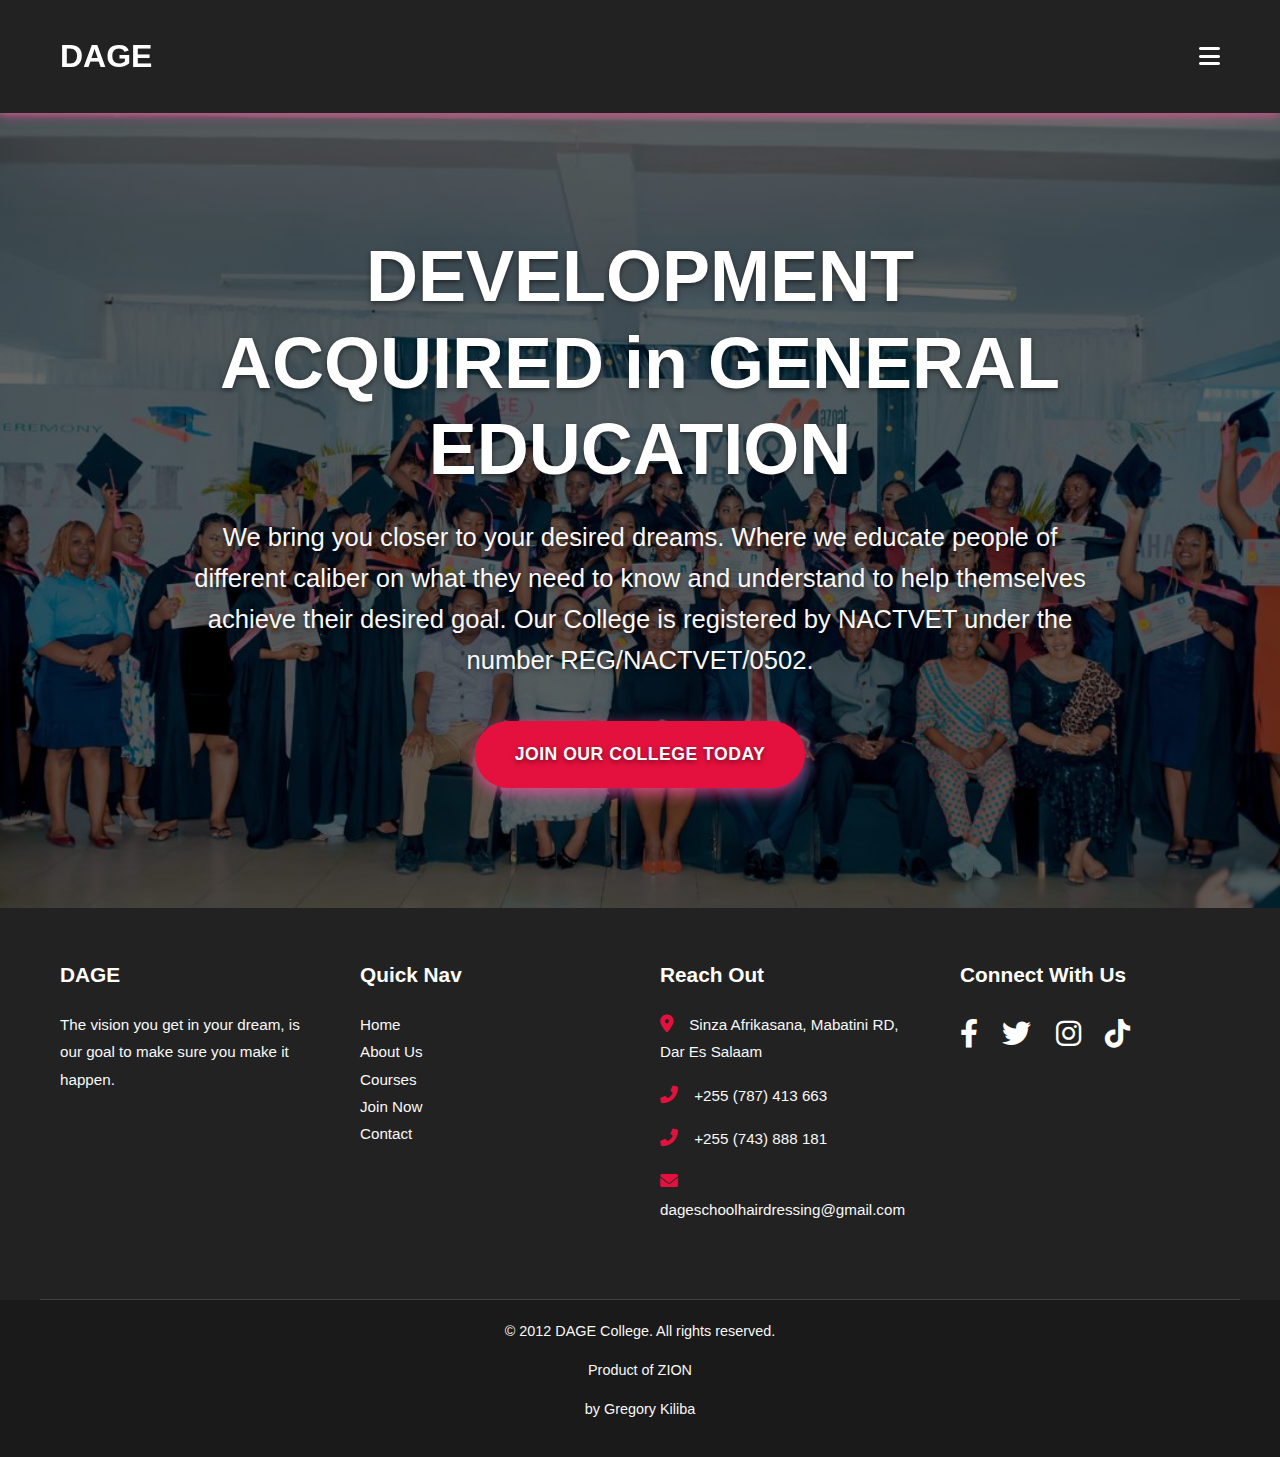
<file: index.html>
<!DOCTYPE html>
<html lang="en">
<head>
    <meta charset="UTF-8">
    <meta name="viewport" content="width=device-width, initial-scale=1.0">
    <title>DAGE COLLEGE</title>
    <link rel="stylesheet" href="style.css">
    <link rel="stylesheet" href="https://cdnjs.cloudflare.com/ajax/libs/font-awesome/6.0.0-beta3/css/all.min.css">
</head>
<body>

    <header>
        <div class="container header-content">
            <a href="index.html" class="logo">DAGE</a>

            <!--hamburger icon for mobile-->
            <button class="menu-toggle" onclick="toggleMenu()"> <i class="fas fa-bars"></i>
            
            <nav>
                <ul class="nav-links">
                    <li><a href="index.html">Home</a></li>
                    <li><a href="about.html">About Us</a></li>
                    <li><a href="courses.html">Courses & Hostel</a></li>
                    <li><a href="fees&funding.html">Fees & Funding</a></li>
                    <li><a href="contact.html">Contact</a></li>
                </ul>
            </nav>
    </button>
        </div>
    </header>
        <main>
        <section id="home" class="hero-section">
            <div class="hero-content">
                <h1>DEVELOPMENT ACQUIRED in GENERAL EDUCATION</h1>
                <p>We bring you closer to your desired dreams. Where we educate people of different caliber on what they need to know and understand to help themselves achieve their desired goal. Our College is registered by NACTVET under the number REG/NACTVET/0502.</p>
                
                <a href="join.html" class="btn primary-btn pulse-btn">Join Our College Today</a>
                
            </div>
        </section>
        </main>
        <footer>
        <div class="container footer-content">
            <div class="footer-section about-footer">
                <h3>DAGE</h3>
                <p>The vision you get in your dream, is our goal to make sure you make it happen.</p>
            </div>
            <div class="footer-section quick-links">
                <h3>Quick Nav</h3>
                <ul>
                    <li><a href="index.html">Home</a></li>
                    <li><a href="about.html">About Us</a></li>
                    <li><a href="courses.html">Courses</a></li>
                    <li><a href="join.html">Join Now</a></li>
                    <li><a href="contact.html">Contact</a></li>
                </ul>
            </div>
            <div class="footer-section contact-info-footer">
                <h3>Reach Out</h3>
                <p><i class="fas fa-map-marker-alt"></i> Sinza Afrikasana, Mabatini RD, Dar Es Salaam</p>
                <p><i class="fas fa-phone-alt"></i> <a href="tel:+255787413663">+255 (787) 413 663</a></p>
                <p><i class="fas fa-phone-alt"></i> <a href="tel:+255743888181">+255 (743) 888 181</a></p>
                <p><i class="fas fa-envelope"></i> <a href="mailto:dageschoolhairdressing@gmail.com">dageschoolhairdressing@gmail.com</a></p>
            </div>
            <div class="footer-section social-links">
                <h3>Connect With Us</h3>
                <a href="https://www.facebook.com/dagecollege.tz/" target="_blank" aria-label="Facebook"><i class="fab fa-facebook-f"></i></a>
                <a href="https://www.twitter.com/dagecollege_tz/" target="_blank" aria-label="Twitter"><i class="fab fa-twitter"></i></a>
                <a href="https://www.instagram.com/dagecollege_tz/" target="_blank" aria-label="Instagram"><i class="fab fa-instagram"></i></a>
                <a href="https://www.tiktok.com/dage_college.tz/" target="_blank" aria-label="tiktok"><i class="fab fa-tiktok"></i></a>
            
            </div>
        </div>
        <div class="footer-bottom">
            <div class="container">
                <p>&copy; 2012 DAGE College. All rights reserved.</p>
                <p>Product of ZION</p>
                <p>by Gregory Kiliba</p>
            </div>
        </div>
    </footer>
     <script src="script.js"></script>
    </body>
</html>
</file>
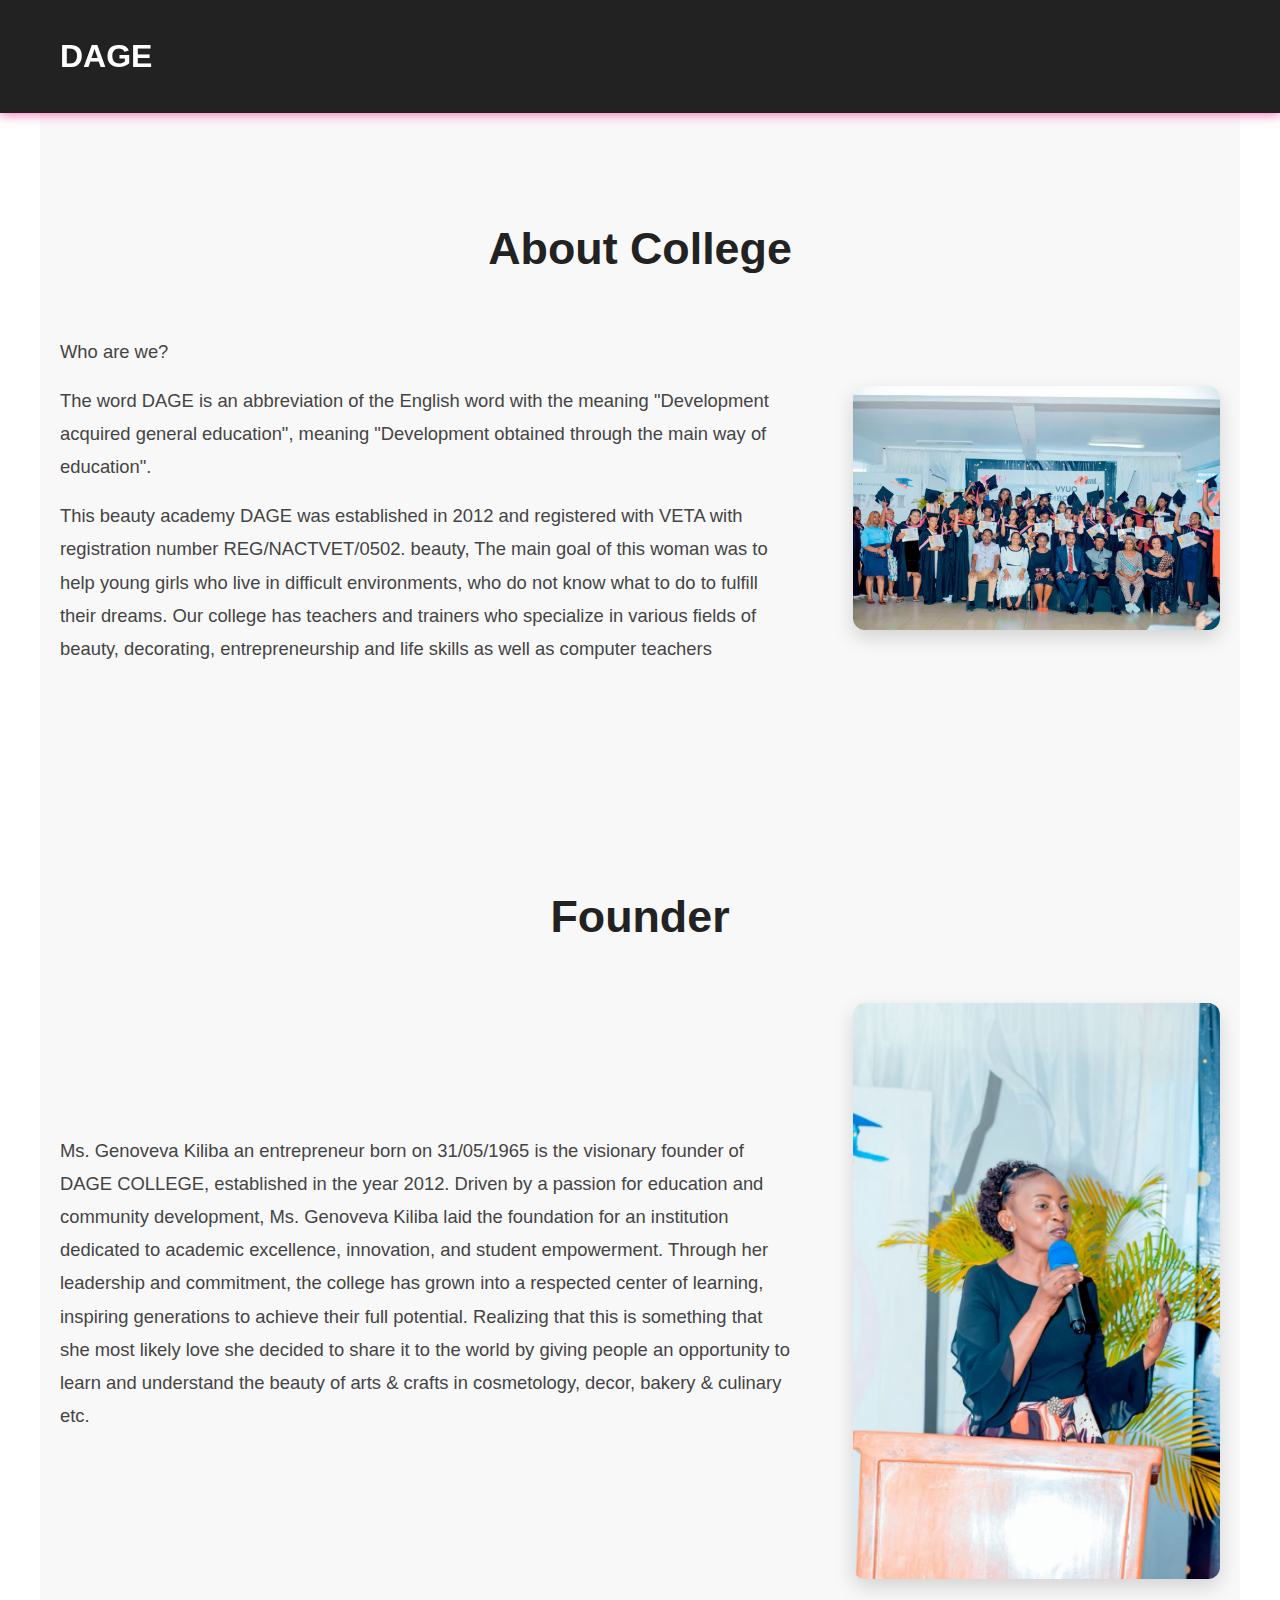
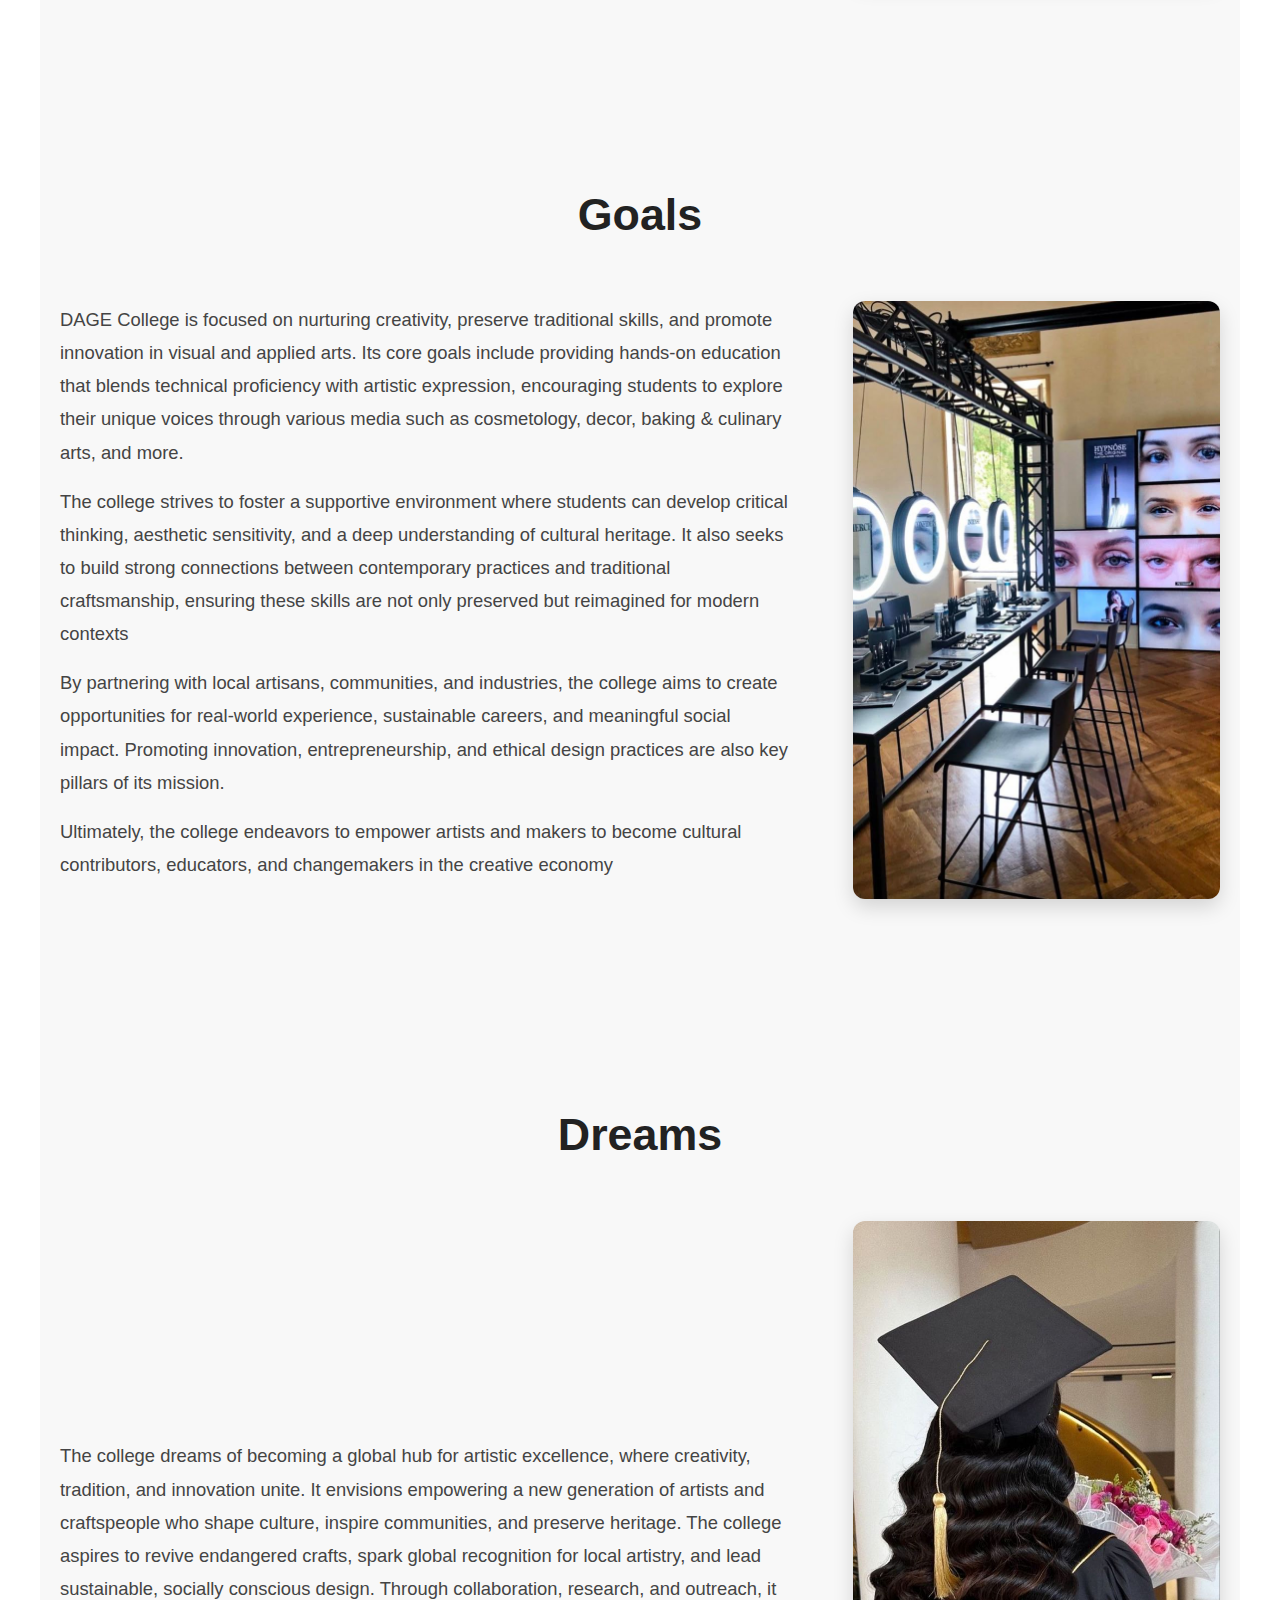
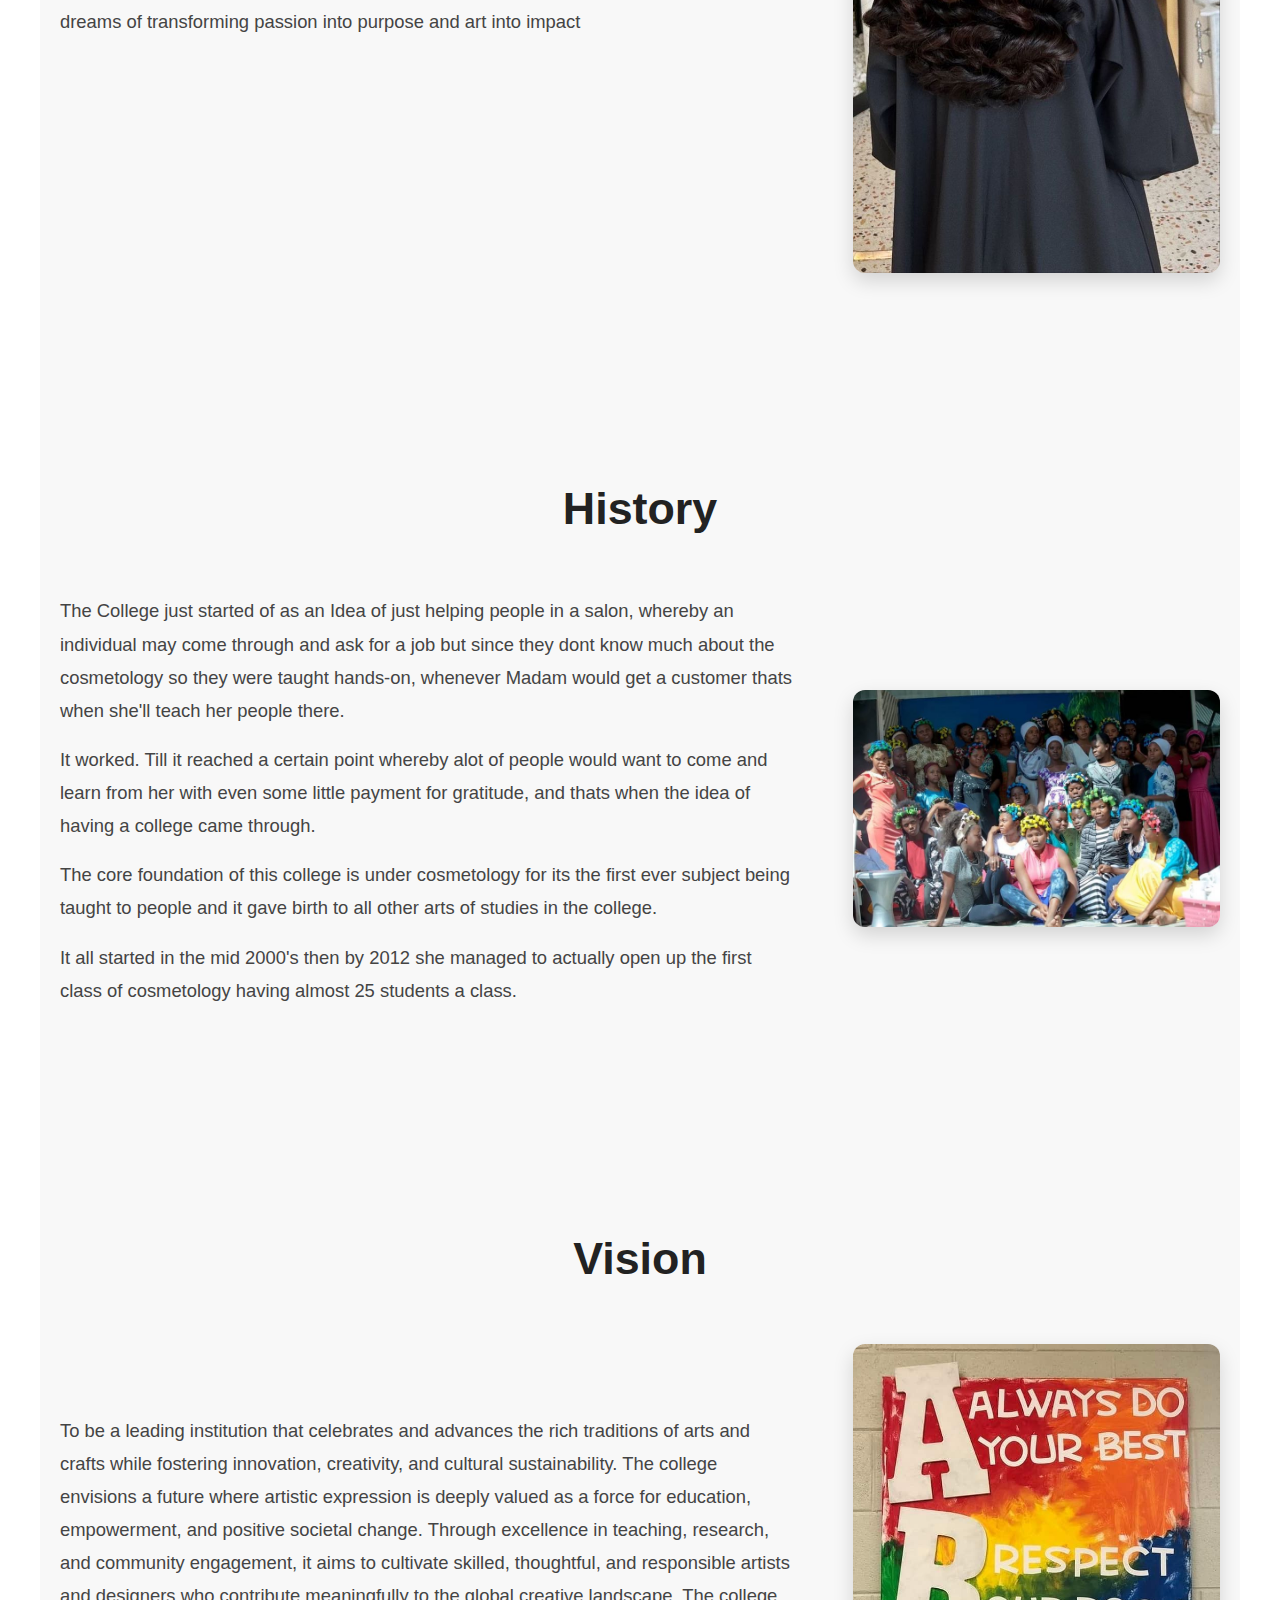
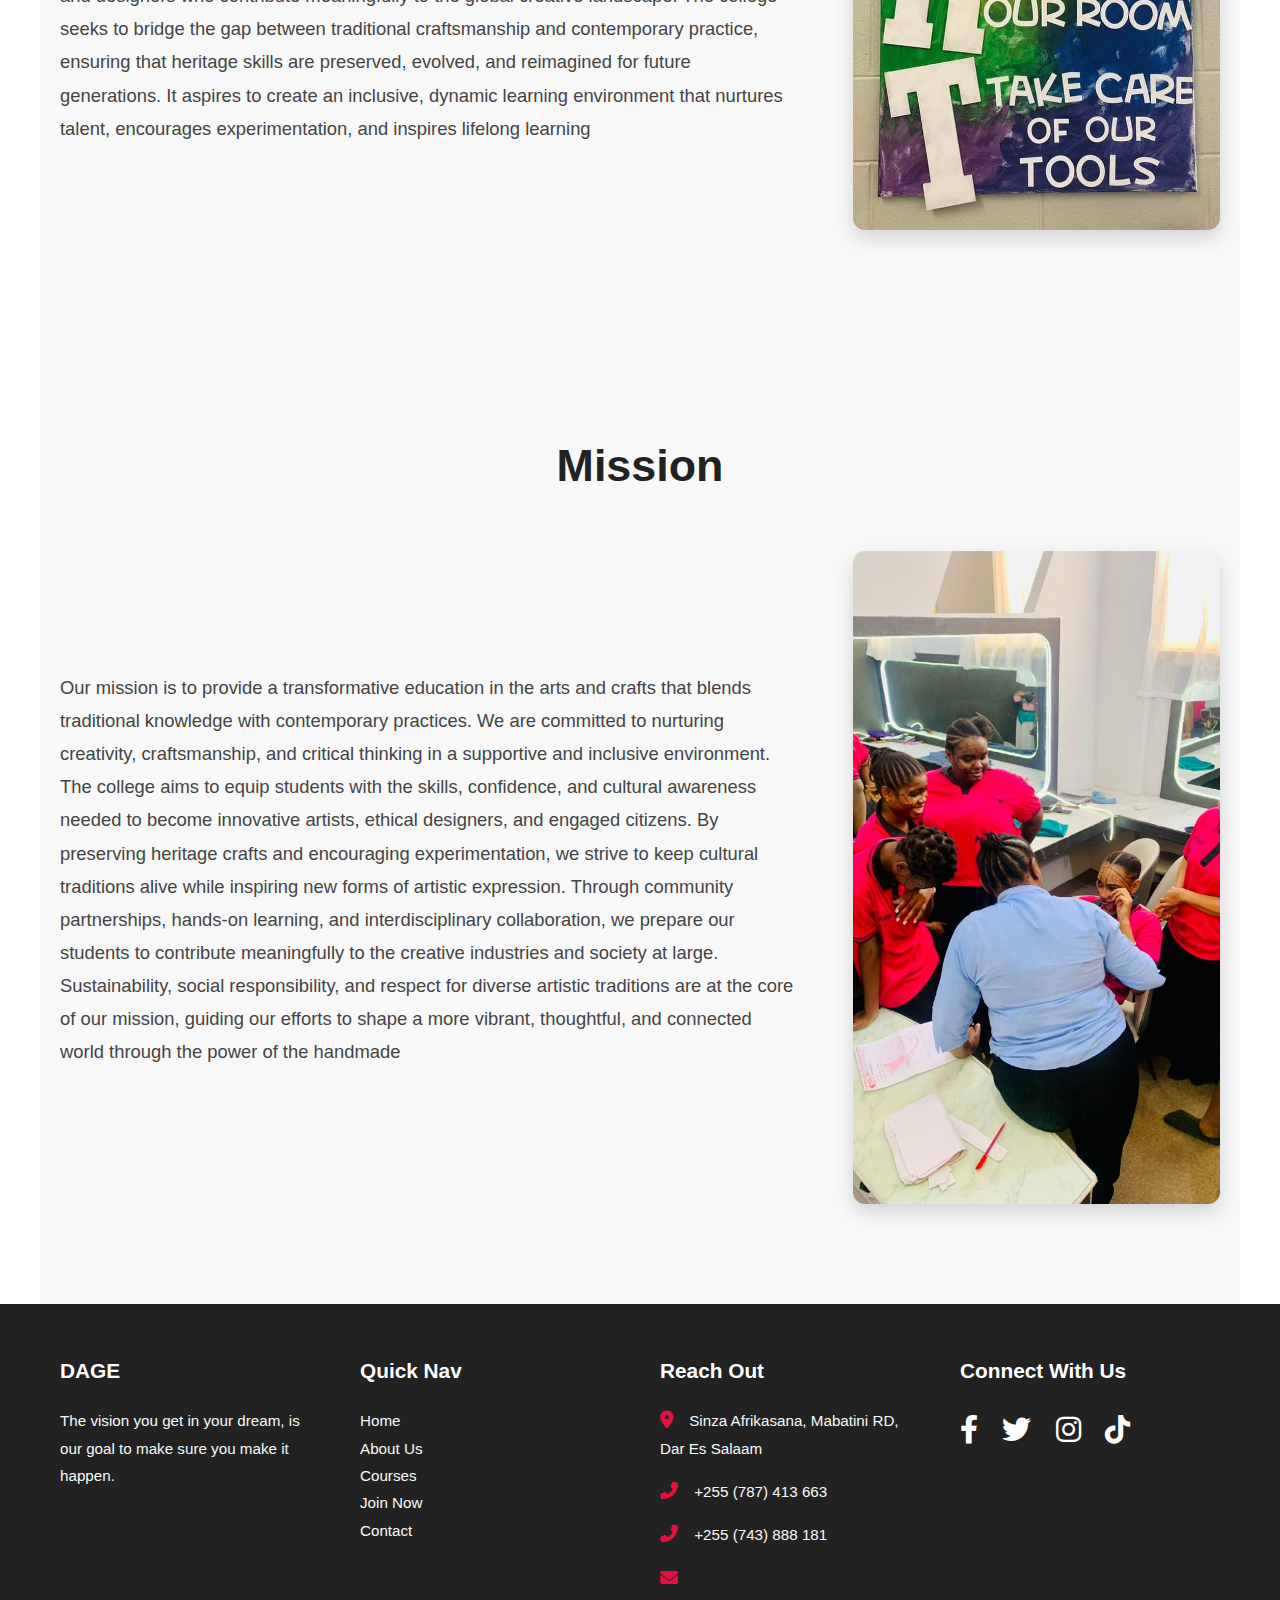
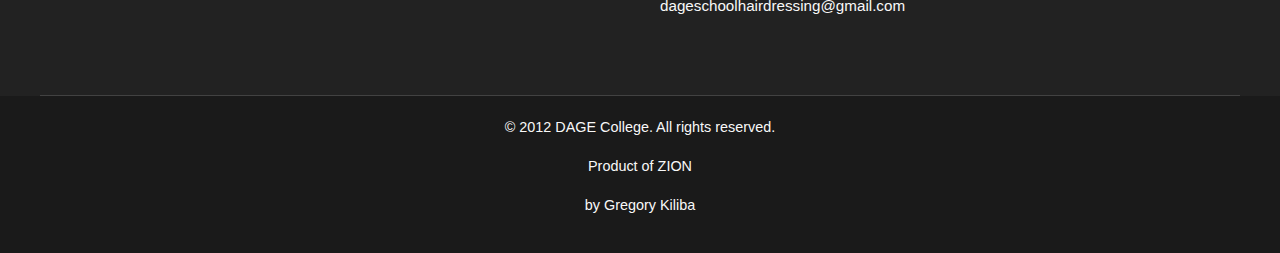
<file: about.html>
<!DOCTYPE html>
<html lang="en">
<head>
    <meta charset="UTF-8">
    <meta name="viewport" content="width=device-width, initial-scale=1.0">
    <title>DAGE COLLEGE</title>
    <link rel="stylesheet" href="style.css">
    <link rel="stylesheet" href="https://cdnjs.cloudflare.com/ajax/libs/font-awesome/6.0.0-beta3/css/all.min.css">
</head>
<body>

    <header>
        <div class="container header-content">
            <a href="index.html" class="logo">DAGE</a>
            <nav>
                <ul class="nav-links">
                    <li><a href="#About">About College</a></li>
                    <li><a href="#Founder">Founder</a></li>
                    <li><a href="#Goals">Goals</a></li>
                    <li><a href="#Dreams">Dreams</a></li>
                    <li><a href="#History">History</a></li>
                    <li><a href="#Vision">Vision</a></li>
                    <li><a href="#Mission">Mission</a></li>
                    <li><a href="courses.html">Courses & Hostel</a></li>
                </ul>
            </nav>
        </div>
    </header>
    <main>
        
        <section id="About" class="About-section container">
            <h2>About College</h2>
            <div class="About-grid">
                <div class="About-text">
                    <p>Who are we?</p>
<p>The word DAGE is an abbreviation of the English word with the meaning "Development acquired general education", meaning "Development obtained through the main way of education". </p>
    <p>This beauty academy DAGE was established in 2012 and registered with VETA with registration number REG/NACTVET/0502. beauty, The main goal of this woman was to help young girls who live in difficult environments, who do not know what to do to fulfill their dreams. Our college has teachers and trainers who specialize in various fields of beauty, decorating, entrepreneurship and life skills as well as computer teachers</p>
                </div>
                <div class="About-image">
                    <img src="image1.jpg" alt="college students">
                </div>
            </div>
        </section>
        
        <section id="Founder" class="Founder-section container">
            <h2>Founder</h2>
            <div class="Founder-grid">
                <div class="Founder-text">
                   <P>Ms. Genoveva Kiliba an entrepreneur born on 31/05/1965 is the visionary founder of DAGE COLLEGE, established in the year 2012. Driven by a passion for education and community development, Ms. Genoveva Kiliba laid the foundation for an institution dedicated to academic excellence, innovation, and student empowerment. Through her leadership and commitment, the college has grown into a respected center of learning, inspiring generations to achieve their full potential. Realizing that this is something that she most likely love she decided to share it to the world by giving people an opportunity to learn and understand the beauty of arts & crafts in cosmetology, decor, bakery & culinary etc.</P>
                </div>
                <div class="Founder-image">
                    <img src="founder.jpg" alt="founder">
                </div>
            </div>
        </section>

          <section id="Goals" class="Goals-section container">
            <h2>Goals</h2>
            <div class="Goals-grid">
                <div class="Goals-text">
                <p>DAGE College is focused on nurturing creativity, preserve traditional skills, and promote innovation in visual and applied arts. Its core goals include providing hands-on education that blends technical proficiency with artistic expression, encouraging students to explore their unique voices through various media such as cosmetology, decor, baking & culinary arts, and more.</p>
                <p>The college strives to foster a supportive environment where students can develop critical thinking, aesthetic sensitivity, and a deep understanding of cultural heritage. It also seeks to build strong connections between contemporary practices and traditional craftsmanship, ensuring these skills are not only preserved but reimagined for modern contexts</p>
                <p>By partnering with local artisans, communities, and industries, the college aims to create opportunities for real-world experience, sustainable careers, and meaningful social impact. Promoting innovation, entrepreneurship, and ethical design practices are also key pillars of its mission.</p>
                <p>Ultimately, the college endeavors to empower artists and makers to become cultural contributors, educators, and changemakers in the creative economy</p>
                </div>
                <div class="Goals-image">
                    <img src="goals.jpg" alt="Goals">
                </div>
            </div>
        </section>
                  <section id="Dreams" class="Dreams-section container">
            <h2>Dreams</h2>
            <div class="Dreams-grid">
                <div class="Dreams-text">
                    <p>The college dreams of becoming a global hub for artistic excellence, where creativity, tradition, and innovation unite. It envisions empowering a new generation of artists and craftspeople who shape culture, inspire communities, and preserve heritage. The college aspires to revive endangered crafts, spark global recognition for local artistry, and lead sustainable, socially conscious design. Through collaboration, research, and outreach, it dreams of transforming passion into purpose and art into impact</p>
                </div>
                <div class="Dreams-image">
                    <img src="dreams .jpg" alt="Dreams">
                </div>
            </div>
        </section>
                  <section id="History" class="History-section container">
            <h2>History</h2>
            <div class="History-grid">
                <div class="History-text">
                   <p>The College just started of as an Idea of just helping people in a salon, whereby an individual may come through and ask for a job but since they dont know much about the cosmetology so they were taught hands-on, whenever Madam would get a customer thats when she'll teach her people there.</p>
                   <p>It worked. Till it reached a certain point whereby alot of people would want to come and learn from her with even some little payment for gratitude, and thats when the idea of having a college came through.</p>
                   <p>The core foundation of this college is under cosmetology for its the first ever subject being taught to people and it gave birth to all other arts of studies in the college.</p>
                   <p>It all started in the mid 2000's then by 2012 she managed to actually open up the first class of cosmetology having almost 25 students a class.</p>
                </div>
                <div class="History-image">
                    <img src="history.jpg" alt="History">
                </div>
            </div>
        </section>
                  <section id="Vision" class="Vision-section container">
            <h2>Vision</h2>
            <div class="Vision-grid">
                <div class="Vision-text">
                  <p>To be a leading institution that celebrates and advances the rich traditions of arts and crafts while fostering innovation, creativity, and cultural sustainability. The college envisions a future where artistic expression is deeply valued as a force for education, empowerment, and positive societal change. Through excellence in teaching, research, and community engagement, it aims to cultivate skilled, thoughtful, and responsible artists and designers who contribute meaningfully to the global creative landscape. The college seeks to bridge the gap between traditional craftsmanship and contemporary practice, ensuring that heritage skills are preserved, evolved, and reimagined for future generations. It aspires to create an inclusive, dynamic learning environment that nurtures talent, encourages experimentation, and inspires lifelong learning</p>
                </div>
                <div class="Vision-image">
                    <img src="vision.jpg" alt="Vision">
                </div>
            </div>
        </section>
                  <section id="Mission" class="Mission-section container">
            <h2>Mission</h2>
            <div class="Mission-grid">
                <div class="Mission-text">
                  <p>Our mission is to provide a transformative education in the arts and crafts that blends traditional knowledge with contemporary practices. We are committed to nurturing creativity, craftsmanship, and critical thinking in a supportive and inclusive environment. The college aims to equip students with the skills, confidence, and cultural awareness needed to become innovative artists, ethical designers, and engaged citizens. By preserving heritage crafts and encouraging experimentation, we strive to keep cultural traditions alive while inspiring new forms of artistic expression. Through community partnerships, hands-on learning, and interdisciplinary collaboration, we prepare our students to contribute meaningfully to the creative industries and society at large. Sustainability, social responsibility, and respect for diverse artistic traditions are at the core of our mission, guiding our efforts to shape a more vibrant, thoughtful, and connected world through the power of the handmade</p>
                </div>
                <div class="Mission-image">
                    <img src="mission.jpg" alt="Mission">
                </div>
            </div>
        </section>
    </main>
    
        <footer>
        <div class="container footer-content">
            <div class="footer-section about-footer">
                <h3>DAGE</h3>
                <p>The vision you get in your dream, is our goal to make sure you make it happen.</p>
            </div>
            <div class="footer-section quick-links">
                <h3>Quick Nav</h3>
                <ul>
                    <li><a href="index.html">Home</a></li>
                    <li><a href="about.html">About Us</a></li>
                    <li><a href="courses.html">Courses</a></li>
                    <li><a href="join.html">Join Now</a></li>
                    <li><a href="contact.html">Contact</a></li>
                </ul>
            </div>
            <div class="footer-section contact-info-footer">
                <h3>Reach Out</h3>
                <p><i class="fas fa-map-marker-alt"></i> Sinza Afrikasana, Mabatini RD, Dar Es Salaam</p>
                <p><i class="fas fa-phone-alt"></i> <a href="tel:+255787413663">+255 (787) 413 663</a></p>
                <p><i class="fas fa-phone-alt"></i> <a href="tel:+255743888181">+255 (743) 888 181</a></p>
                <p><i class="fas fa-envelope"></i> <a href="mailto:dageschoolhairdressing@gmail.com">dageschoolhairdressing@gmail.com</a></p>
            </div>
            <div class="footer-section social-links">
                <h3>Connect With Us</h3>
                <a href="https://www.facebook.com/dagecollege.tz/" target="_blank" aria-label="Facebook"><i class="fab fa-facebook-f"></i></a>
                <a href="https://www.twitter.com/dagecollege_tz/" target="_blank" aria-label="Twitter"><i class="fab fa-twitter"></i></a>
                <a href="https://www.instagram.com/dagecollege_tz/" target="_blank" aria-label="Instagram"><i class="fab fa-instagram"></i></a>
                <a href="https://www.tiktok.com/dage_college.tz/" target="_blank" aria-label="tiktok"><i class="fab fa-tiktok"></i></a>
            
            </div>
        </div>
        <div class="footer-bottom">
            <div class="container">
                <p>&copy; 2012 DAGE College. All rights reserved.</p>
                <p>Product of ZION</p>
                <p>by Gregory Kiliba</p>
            </div>
        </div>
    </footer>
    </body>
</html>
</file>
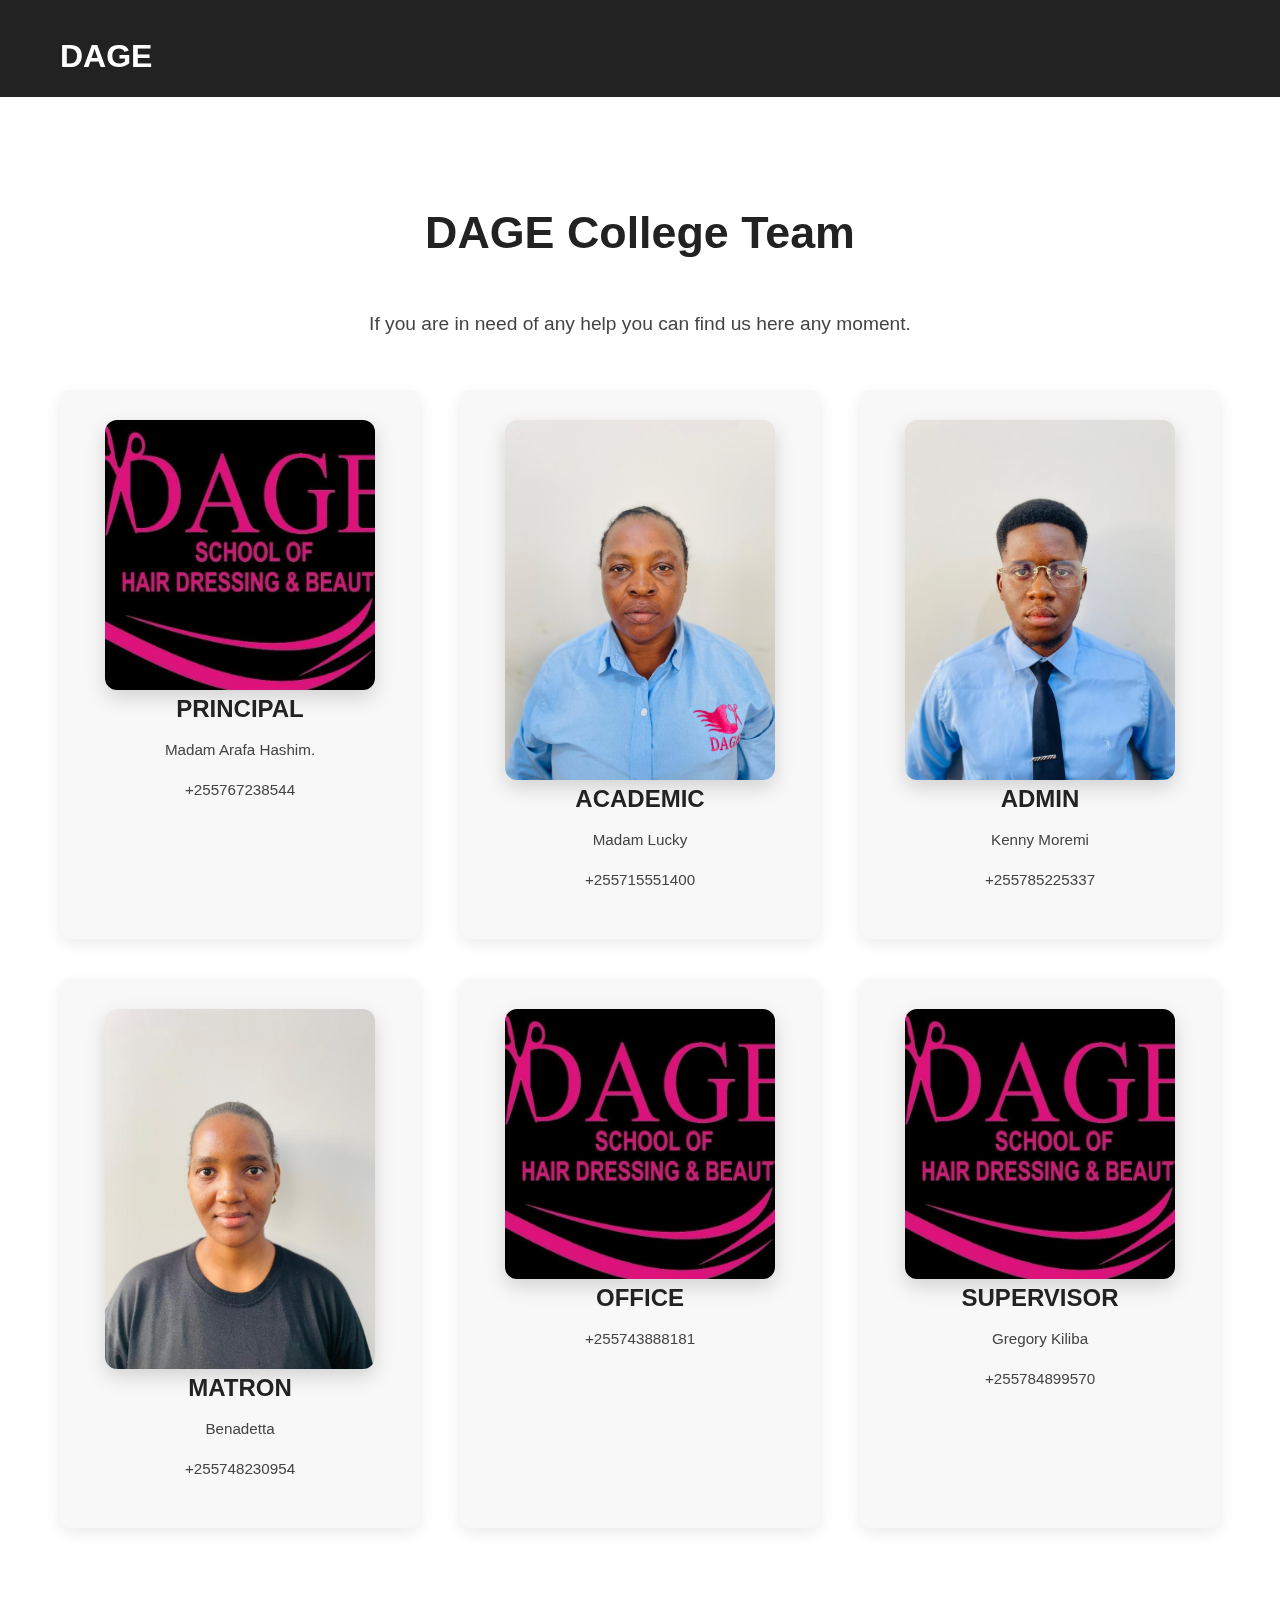
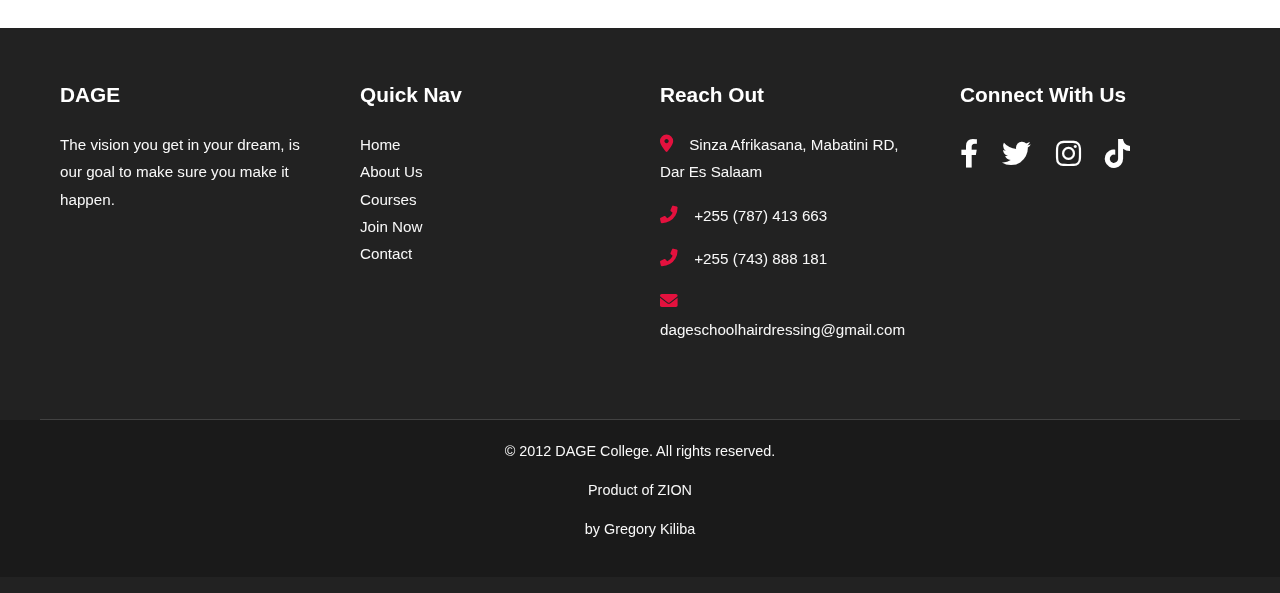
<file: contact.html>
<!DOCTYPE html>
<html lang="en">
<head>
    <meta charset="UTF-8">
    <meta name="viewport" content="width=device-width, initial-scale=1.0">
    <title>DAGE COLLEGE</title>
    <link rel="stylesheet" href="style.css">
    <link rel="stylesheet" href="https://cdnjs.cloudflare.com/ajax/libs/font-awesome/6.0.0-beta3/css/all.min.css">
</head>
<body>
        <header>
        <div class="container header-content">
            <a href="index.html" class="logo">DAGE</a>
                <nav>
                <ul class="nav-links">
                    <li><a href="join.html">Join Us</a></li>
                </ul>
            </nav>
        </div>
              

              <section id="Contact" class="Contact-section">
            <div class="container">
                <h2>DAGE College Team</h2>
                <p class="section-description">If you are in need of any help you can find us here any moment.</p>
                <div class="Contact-grid">
                    <div class="Contact-item">
                        <div class="Contact-image">
                    <img src="office.jpg" alt="college students">
                </div>
                        <h3>PRINCIPAL</h3>
                        <p>Madam Arafa Hashim.</p>
                        <p>+255767238544</p>
                        <p></p>
                        
                    </div>
                    <div class="Contact-item">
                              <div class="Contact-image">
                    <img src="madam lucky.jpg" alt="college students">
                </div>
                        <h3>ACADEMIC</h3>
                        <p>Madam Lucky </p>
                        <p>+255715551400</p>
                    </div>
                    <div class="Contact-item">
                              <div class="Contact-image">
                    <img src="kenny.jpg" alt="college students">
                </div>
                        <h3>ADMIN</h3>
                        <p>Kenny Moremi</p>
                        <p>+255785225337</p>
                    </div>
                    <div class="Contact-item">
                              <div class="Contact-image">
                    <img src="matron.jpg" alt="college students">
                </div>
                        <h3>MATRON</h3>
                        <p>Benadetta </p>
                        <p>+255748230954</p>
                    </div>
                    <div class="Contact-item">
                             <div class="Contact-image">
                    <img src="office.jpg" alt="college students">
                </div>
                        <h3>OFFICE</h3>
                        <p>+255743888181</p>
                    </div>
                    <div class="Contact-item">
                              <div class="Contact-image">
                    <img src="office.jpg" alt="college students">
                </div>
                        <h3>SUPERVISOR</h3>
                        <p>Gregory Kiliba</p>
                        <p>+255784899570</p>
                    </div>
                </div>
            </div>
        </section>
          <footer>
        <div class="container footer-content">
            <div class="footer-section about-footer">
                <h3>DAGE</h3>
                <p>The vision you get in your dream, is our goal to make sure you make it happen.</p>
            </div>
            <div class="footer-section quick-links">
                <h3>Quick Nav</h3>
                <ul>
                    <li><a href="index.html">Home</a></li>
                    <li><a href="about.html">About Us</a></li>
                    <li><a href="courses.html">Courses</a></li>
                    <li><a href="join.html">Join Now</a></li>
                    <li><a href="contact.html">Contact</a></li>
                </ul>
            </div>
            <div class="footer-section contact-info-footer">
                <h3>Reach Out</h3>
                <p><i class="fas fa-map-marker-alt"></i> Sinza Afrikasana, Mabatini RD, Dar Es Salaam</p>
                <p><i class="fas fa-phone-alt"></i> <a href="tel:+255787413663">+255 (787) 413 663</a></p>
                <p><i class="fas fa-phone-alt"></i> <a href="tel:+255743888181">+255 (743) 888 181</a></p>
                <p><i class="fas fa-envelope"></i> <a href="mailto:dageschoolhairdressing@gmail.com">dageschoolhairdressing@gmail.com</a></p>
            </div>
            <div class="footer-section social-links">
                <h3>Connect With Us</h3>
                <a href="https://www.facebook.com/dagecollege.tz/" target="_blank" aria-label="Facebook"><i class="fab fa-facebook-f"></i></a>
                <a href="https://www.twitter.com/dagecollege_tz/" target="_blank" aria-label="Twitter"><i class="fab fa-twitter"></i></a>
                <a href="https://www.instagram.com/dagecollege_tz/" target="_blank" aria-label="Instagram"><i class="fab fa-instagram"></i></a>
                <a href="https://www.tiktok.com/dage_college.tz/" target="_blank" aria-label="tiktok"><i class="fab fa-tiktok"></i></a>
            
            </div>
        </div>
        <div class="footer-bottom">
            <div class="container">
                <p>&copy; 2012 DAGE College. All rights reserved.</p>
                <p>Product of ZION</p>
                <p>by Gregory Kiliba</p>
            </div>
        </div>
    </footer>
        </header>
</body>
</html>
</file>
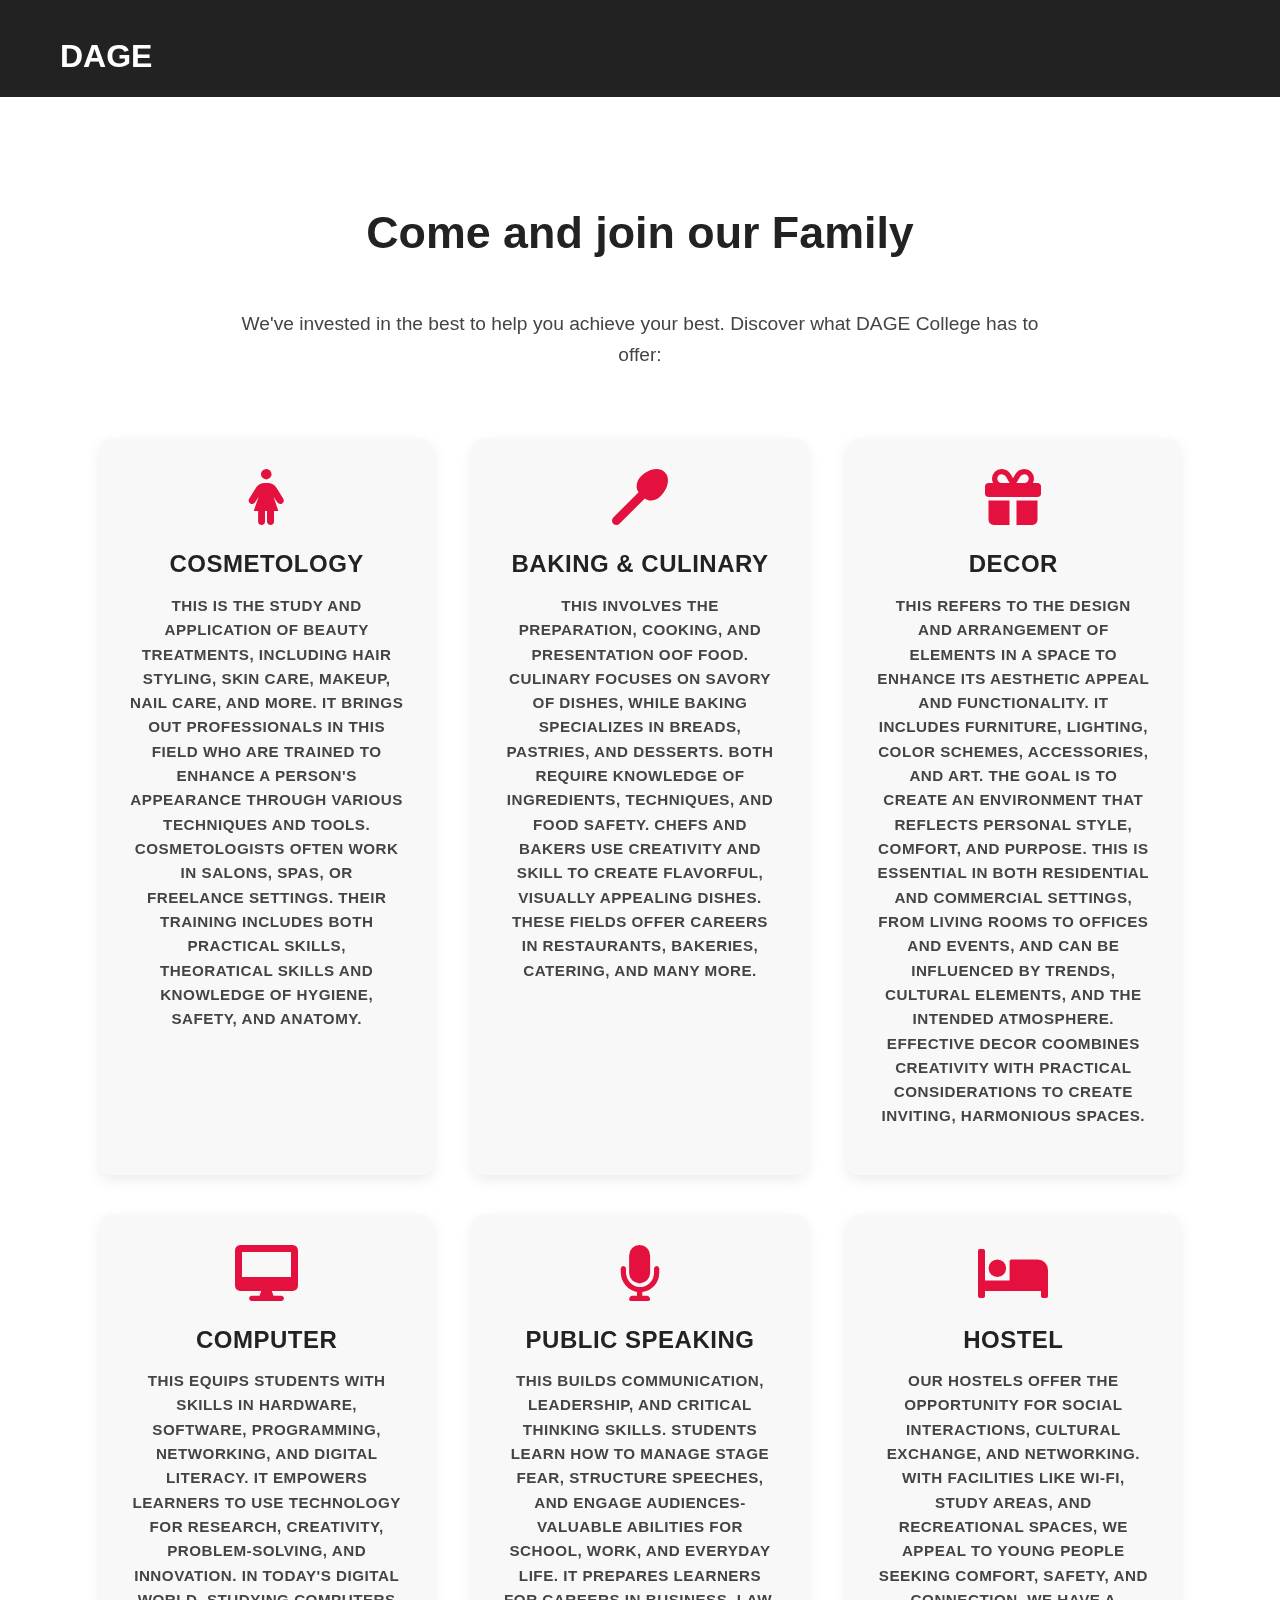
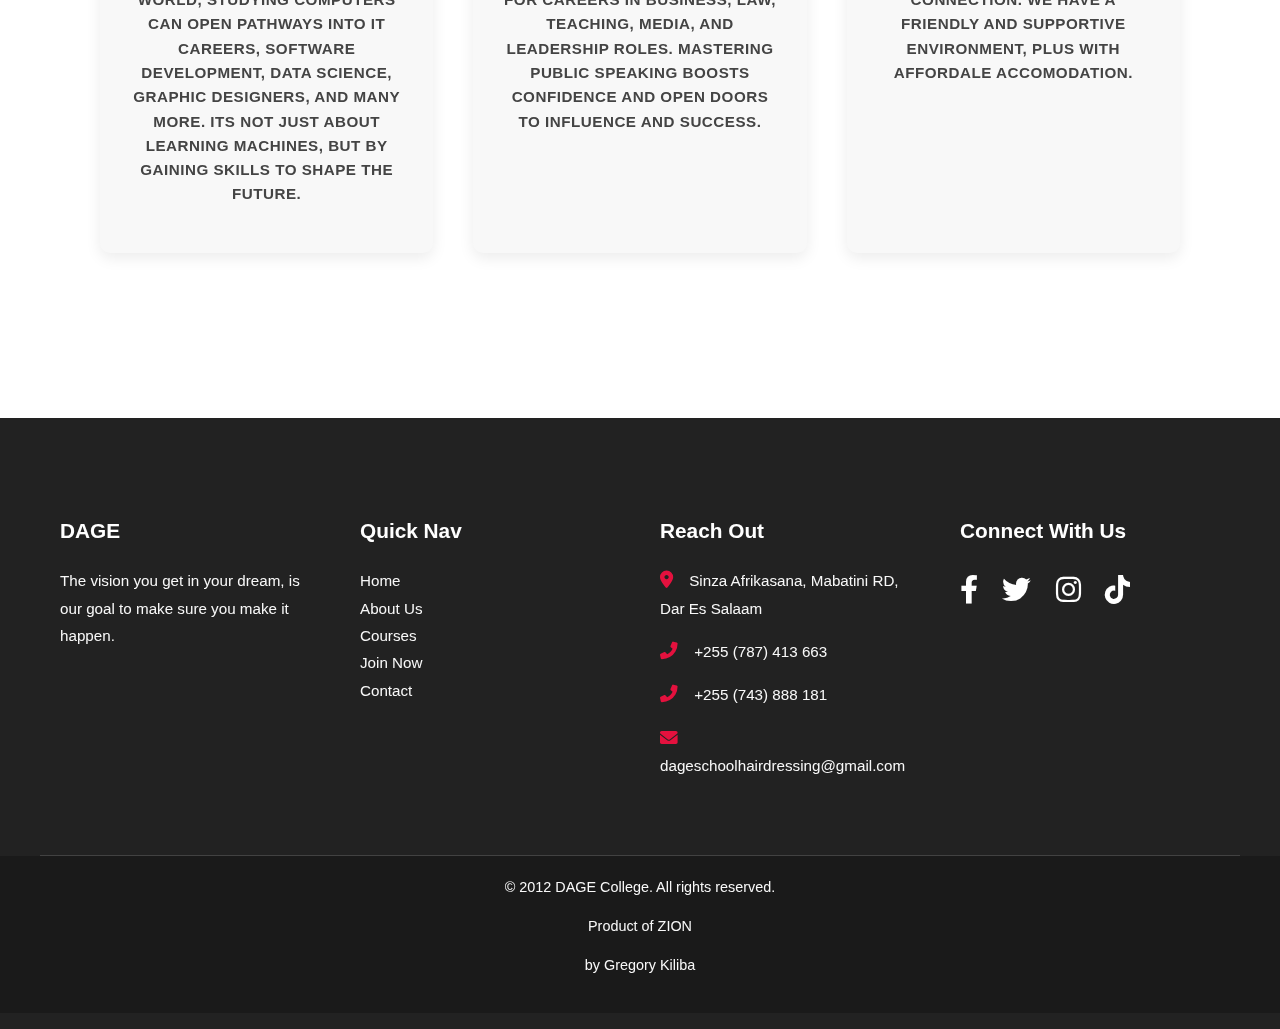
<file: courses.html>
<!DOCTYPE html>
<html lang="en">
<head>
    <meta charset="UTF-8">
    <meta name="viewport" content="width=device-width, initial-scale=1.0">
    <title>DAGE COLLEGE</title>
    <link rel="stylesheet" href="style.css">
    <link rel="stylesheet" href="https://cdnjs.cloudflare.com/ajax/libs/font-awesome/6.0.0-beta3/css/all.min.css">
</head>
<body>

    <header>
        <div class="container header-content">
            <a href="index.html" class="logo">DAGE</a>
            <nav>
                <ul class="nav-links">
                    <li><a href="fees&funding.html">Fees & Funding</a></li>
                </ul>
            </nav>
        </div>

              <section id="Course" class="Course-section">
            <div class="container">
                <h2>Come and join our Family</h2>
                <p class="section-description">We've invested in the best to help you achieve your best. Discover what DAGE College has to offer:</p>
            <a href="join.html" class="btn container-btn">
                <div class="Course-grid">
                    <div class="Course-item">
                        <i class="fas fa-female"></i>
                        <h3>Cosmetology</h3>
                        <p>This is the study and application of beauty treatments, including hair styling, skin care, makeup, nail care, and more. It brings out professionals in this field who are trained to enhance a person's appearance through various techniques and tools. Cosmetologists often work in salons, spas, or freelance settings. Their training includes both practical skills, theoratical skills and knowledge of hygiene, safety, and anatomy.</p>
                        
                    </div>
                    <div class="Course-item">
                        <i class="fas fa-spoon"></i>
                        <h3>Baking & Culinary</h3>
                        <p>This involves the preparation, cooking, and presentation oof food. Culinary focuses on savory of dishes, while baking specializes in breads, pastries, and desserts. Both require knowledge of ingredients, techniques, and food safety. Chefs and bakers use creativity and skill to create flavorful, visually appealing dishes. These fields offer careers in restaurants, bakeries, catering, and many more.</p>
                    </div>
                    <div class="Course-item">
                        <i class="fas fa-gift"></i>
                        <h3>Decor</h3>
                        <p>This refers to the design and arrangement of elements in a space to enhance its aesthetic appeal and functionality. It includes furniture, lighting, color schemes, accessories, and art. The goal is to create an environment that reflects personal style, comfort, and purpose. This is essential in both residential and commercial settings, from living rooms to offices and events, and can be influenced by trends, cultural elements, and the intended atmosphere. Effective decor coombines creativity with practical considerations to create inviting, harmonious spaces.</p>
                    </div>
                    <div class="Course-item">
                        <i class="fas fa-desktop"></i>
                        <h3>Computer</h3>
                        <p>This equips students with skills in hardware, software, programming, networking, and digital literacy. It empowers learners to use technology for research, creativity, problem-solving, and innovation. In today's digital world, studying computers can open pathways into IT careers, software development, data science, graphic designers, and many more. Its not just about learning machines, but by gaining skills to shape the future.</p>
                    </div>
                    <div class="Course-item">
                        <i class="fas fa-microphone"></i>
                        <h3>Public Speaking</h3>
                        <p>This builds communication, leadership, and critical thinking skills. Students learn how to manage stage fear, structure speeches, and engage audiences-valuable abilities for school, work, and everyday life. It prepares learners for careers in business, law, teaching, media, and leadership roles. Mastering public speaking boosts confidence and open doors to influence and success.</p>
                    </div>
                    <div class="Course-item">
                        <i class="fas fa-bed"></i>
                        <h3>Hostel</h3>
                        <p>Our hostels offer the opportunity for social interactions, cultural exchange, and networking. With facilities like Wi-Fi, study areas, and recreational spaces, we appeal to young people seeking comfort, safety, and connection. We have a friendly and supportive environment, plus with affordale accomodation.</p>
                    </div>
                </div>
            </div>
        </section>
    
            </a>
         <footer>
        <div class="container footer-content">
            <div class="footer-section about-footer">
                <h3>DAGE</h3>
                <p>The vision you get in your dream, is our goal to make sure you make it happen.</p>
            </div>
            <div class="footer-section quick-links">
                <h3>Quick Nav</h3>
                <ul>
                    <li><a href="index.html">Home</a></li>
                    <li><a href="about.html">About Us</a></li>
                    <li><a href="courses.html">Courses</a></li>
                    <li><a href="join.html">Join Now</a></li>
                    <li><a href="contact.html">Contact</a></li>
                </ul>
            </div>
            <div class="footer-section contact-info-footer">
                <h3>Reach Out</h3>
                <p><i class="fas fa-map-marker-alt"></i> Sinza Afrikasana, Mabatini RD, Dar Es Salaam</p>
                <p><i class="fas fa-phone-alt"></i> <a href="tel:+255787413663">+255 (787) 413 663</a></p>
                <p><i class="fas fa-phone-alt"></i> <a href="tel:+255743888181">+255 (743) 888 181</a></p>
                <p><i class="fas fa-envelope"></i> <a href="mailto:dageschoolhairdressing@gmail.com">dageschoolhairdressing@gmail.com</a></p>
            </div>
            <div class="footer-section social-links">
                <h3>Connect With Us</h3>
                <a href="https://www.facebook.com/dagecollege.tz/" target="_blank" aria-label="Facebook"><i class="fab fa-facebook-f"></i></a>
                <a href="https://www.twitter.com/dagecollege_tz/" target="_blank" aria-label="Twitter"><i class="fab fa-twitter"></i></a>
                <a href="https://www.instagram.com/dagecollege_tz/" target="_blank" aria-label="Instagram"><i class="fab fa-instagram"></i></a>
                <a href="https://www.tiktok.com/dage_college.tz/" target="_blank" aria-label="tiktok"><i class="fab fa-tiktok"></i></a>
            
            </div>
        </div>
        <div class="footer-bottom">
            <div class="container">
                <p>&copy; 2012 DAGE College. All rights reserved.</p>
                <p>Product of ZION</p>
                <p>by Gregory Kiliba</p>
            </div>
        </div>
    </footer>
    </body>
    </header>
</html>
</file>
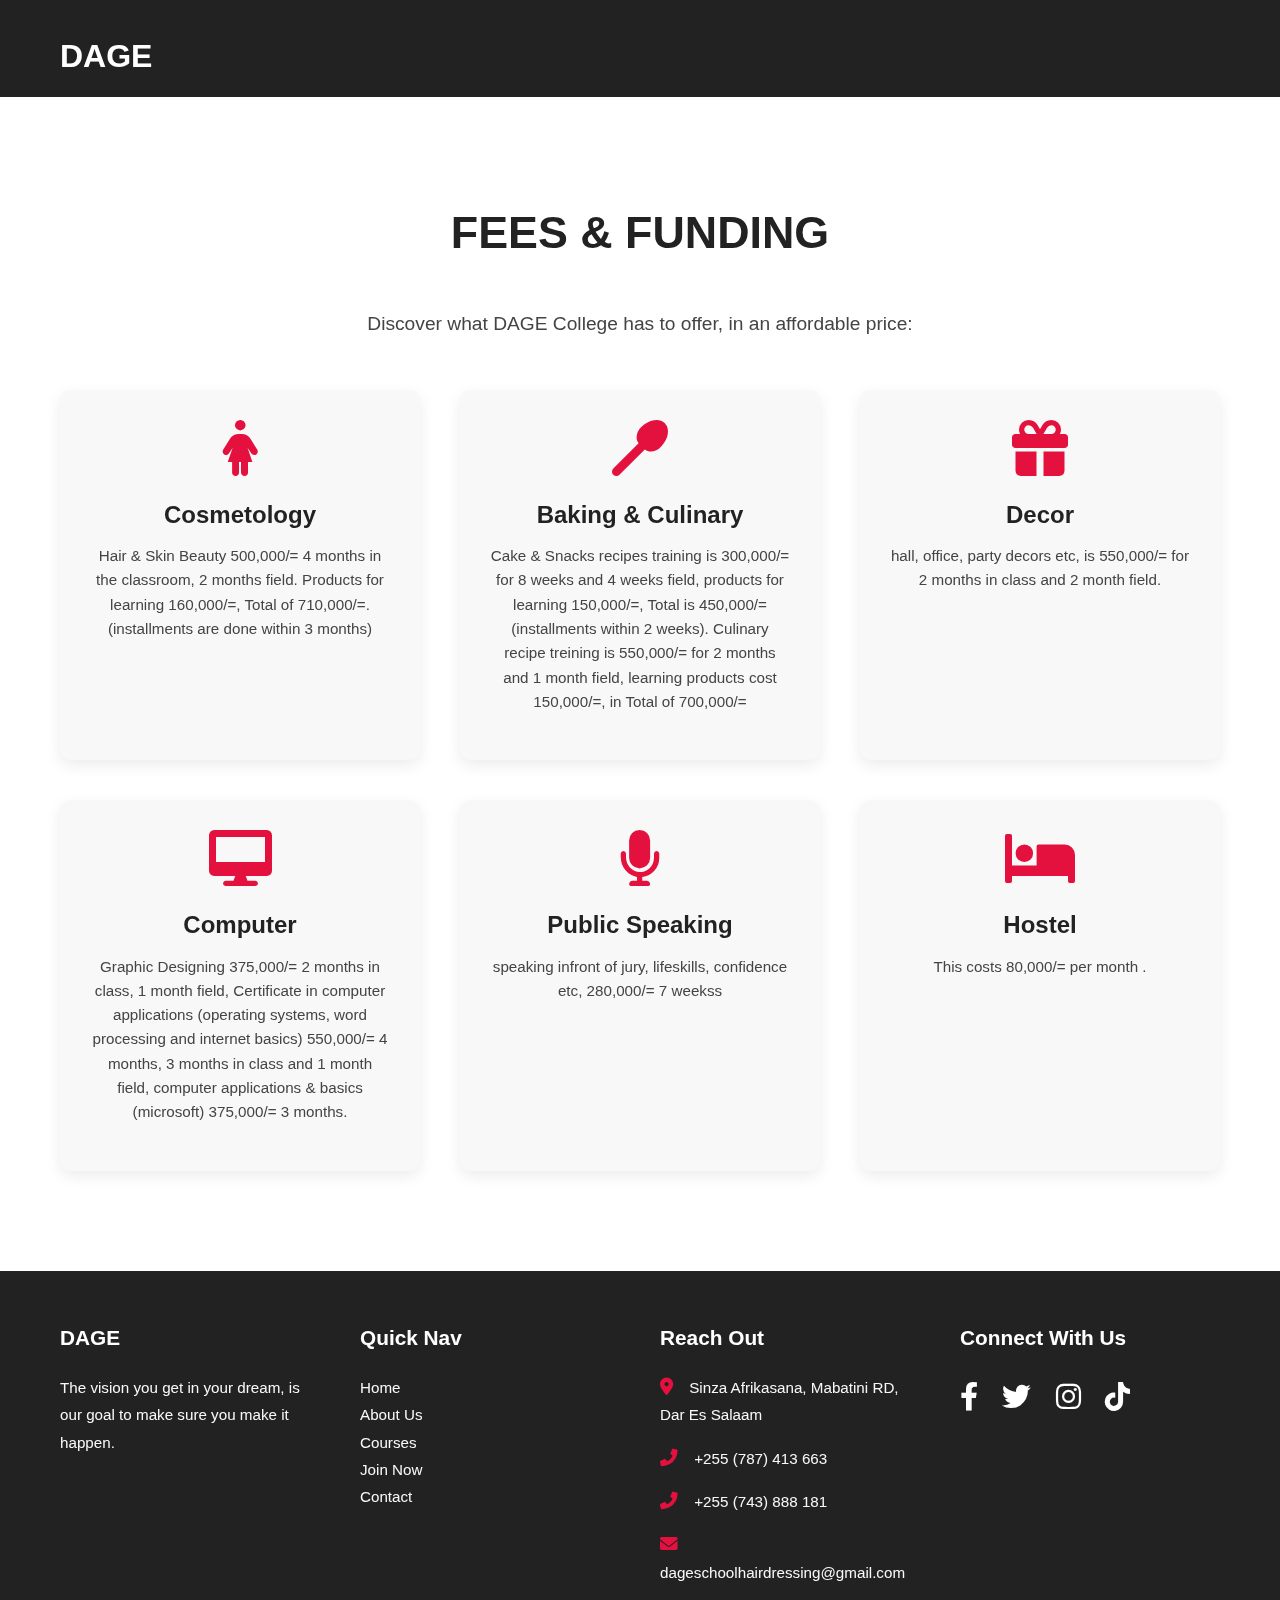
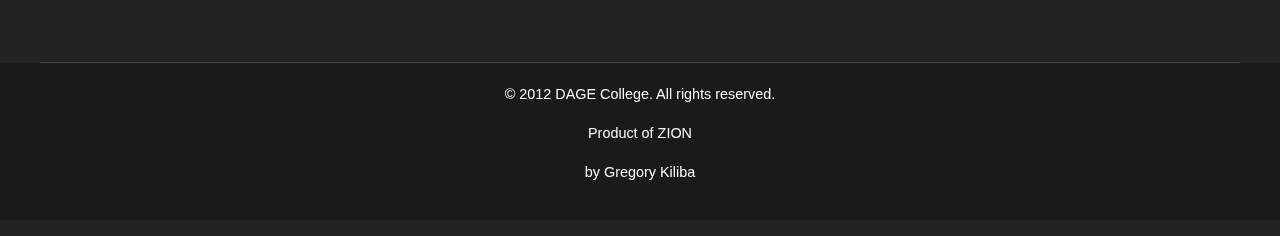
<file: fees&funding.html>
<!DOCTYPE html>
<html lang="en">
<head>
    <meta charset="UTF-8">
    <meta name="viewport" content="width=device-width, initial-scale=1.0">
    <title>DAGE COLLEGE</title>
    <link rel="stylesheet" href="style.css">
    <link rel="stylesheet" href="https://cdnjs.cloudflare.com/ajax/libs/font-awesome/6.0.0-beta3/css/all.min.css">
</head>
<body>
        <header>
        <div class="container header-content">
            <a href="index.html" class="logo">DAGE</a>
                <nav>
                <ul class="nav-links">
                    <li><a href="contact.html">Contact Us</a></li>
                </ul>
            </nav>
        </div>

              <section id="Course" class="Course-section">
            <div class="container">
                <h2>FEES & FUNDING</h2>
                <p class="section-description">Discover what DAGE College has to offer, in an affordable price:</p>
                <div class="Course-grid">
                    <div class="Course-item">
                        <i class="fas fa-female"></i>
                        <h3>Cosmetology</h3>
                        <p>Hair & Skin Beauty 500,000/= 4 months in the classroom, 2 months field. Products for learning 160,000/=, Total of 710,000/=.(installments are done within 3 months) </p>
                        
                    </div>
                    <div class="Course-item">
                        <i class="fas fa-spoon"></i>
                        <h3>Baking & Culinary</h3>
                        <p>Cake & Snacks recipes training is 300,000/= for 8 weeks and 4 weeks field, products for learning 150,000/=, Total is 450,000/= (installments within 2 weeks). Culinary recipe treining is 550,000/= for 2 months and 1 month field, learning products cost 150,000/=, in Total of 700,000/= </p>
                    </div>
                    <div class="Course-item">
                        <i class="fas fa-gift"></i>
                        <h3>Decor</h3>
                        <p>hall, office, party decors etc, is 550,000/= for 2 months in class and 2 month field.</p>
                    </div>
                    <div class="Course-item">
                        <i class="fas fa-desktop"></i>
                        <h3>Computer</h3>
                        <p>Graphic Designing 375,000/= 2 months in class, 1 month field, Certificate in computer applications (operating systems, word processing and internet basics) 550,000/= 4 months, 3 months in class and 1 month field, computer applications & basics (microsoft) 375,000/= 3 months. </p>
                        <p></p>
                    </div>
                    <div class="Course-item">
                        <i class="fas fa-microphone"></i>
                        <h3>Public Speaking</h3>
                        <p>speaking infront of jury, lifeskills, confidence etc, 280,000/= 7 weekss</p>
                    </div>
                    <div class="Course-item">
                        <i class="fas fa-bed"></i>
                        <h3>Hostel</h3>
                        <p>This costs 80,000/= per month .</p>
                    </div>
                </div>
            </div>
        </section>
          <footer>
        <div class="container footer-content">
            <div class="footer-section about-footer">
                <h3>DAGE</h3>
                <p>The vision you get in your dream, is our goal to make sure you make it happen.</p>
            </div>
            <div class="footer-section quick-links">
                <h3>Quick Nav</h3>
                <ul>
                    <li><a href="index.html">Home</a></li>
                    <li><a href="about.html">About Us</a></li>
                    <li><a href="courses.html">Courses</a></li>
                    <li><a href="join.html">Join Now</a></li>
                    <li><a href="contact.html">Contact</a></li>
                </ul>
            </div>
            <div class="footer-section contact-info-footer">
                <h3>Reach Out</h3>
                <p><i class="fas fa-map-marker-alt"></i> Sinza Afrikasana, Mabatini RD, Dar Es Salaam</p>
                <p><i class="fas fa-phone-alt"></i> <a href="tel:+255787413663">+255 (787) 413 663</a></p>
                <p><i class="fas fa-phone-alt"></i> <a href="tel:+255743888181">+255 (743) 888 181</a></p>
                <p><i class="fas fa-envelope"></i> <a href="mailto:dageschoolhairdressing@gmail.com">dageschoolhairdressing@gmail.com</a></p>
            </div>
            <div class="footer-section social-links">
                <h3>Connect With Us</h3>
                <a href="https://www.facebook.com/dagecollege.tz/" target="_blank" aria-label="Facebook"><i class="fab fa-facebook-f"></i></a>
                <a href="https://www.twitter.com/dagecollege_tz/" target="_blank" aria-label="Twitter"><i class="fab fa-twitter"></i></a>
                <a href="https://www.instagram.com/dagecollege_tz/" target="_blank" aria-label="Instagram"><i class="fab fa-instagram"></i></a>
                <a href="https://www.tiktok.com/dage_college.tz/" target="_blank" aria-label="tiktok"><i class="fab fa-tiktok"></i></a>
            
            </div>
        </div>
        <div class="footer-bottom">
            <div class="container">
                <p>&copy; 2012 DAGE College. All rights reserved.</p>
                <p>Product of ZION</p>
                <p>by Gregory Kiliba</p>
            </div>
        </div>
    </footer>
        </header>
</body>
</html>
</file>
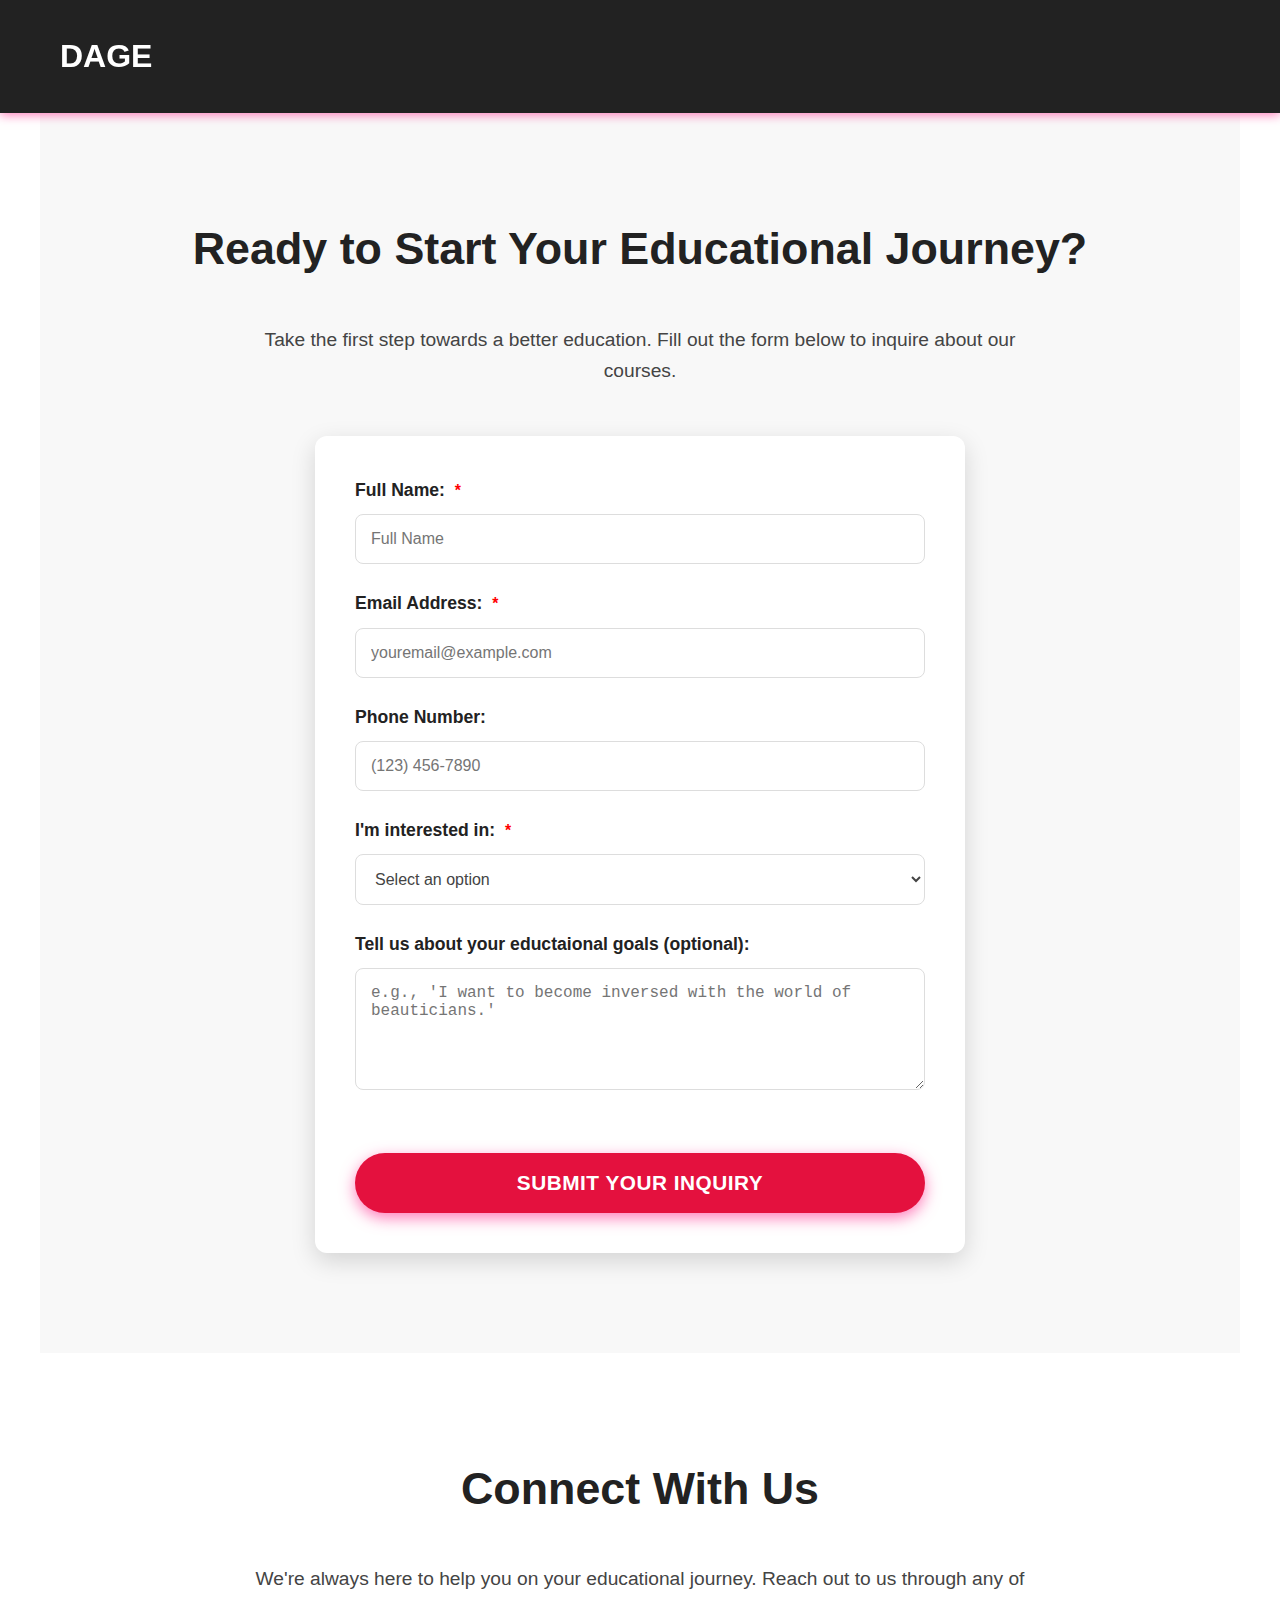
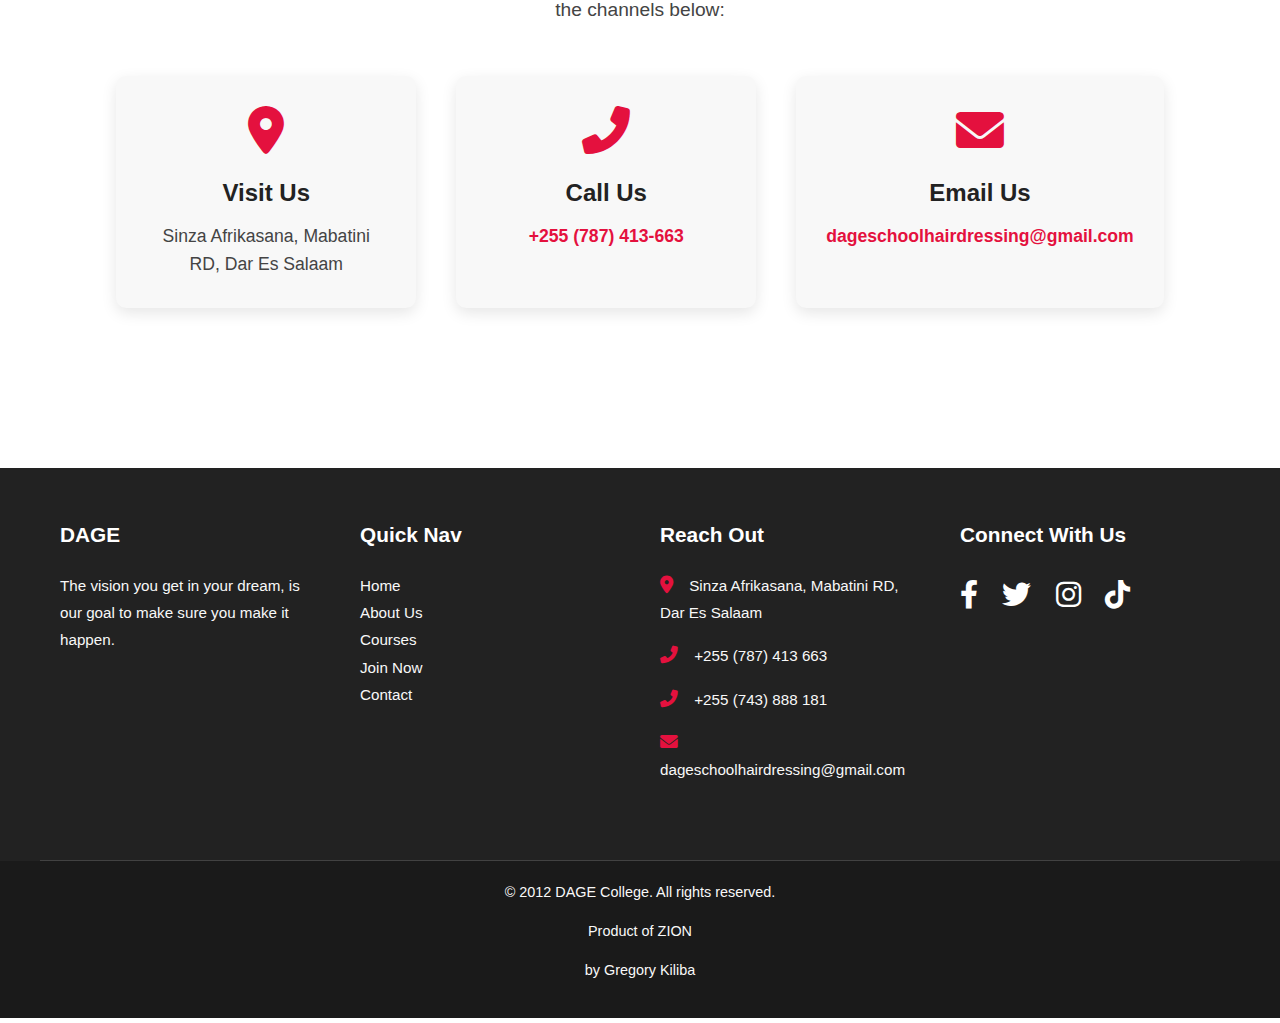
<file: join.html>
<!DOCTYPE html>
<html lang="en">
<head>
    <meta charset="UTF-8">
    <meta name="viewport" content="width=device-width, initial-scale=1.0">
    <title>DAGE COLLEGE</title>
    <link rel="stylesheet" href="style.css">
    <link rel="stylesheet" href="https://cdnjs.cloudflare.com/ajax/libs/font-awesome/6.0.0-beta3/css/all.min.css">
</head>
    <header>
        <div class="container header-content">
            <a href="index.html" class="logo">DAGE</a>
            <nav>
                <ul class="nav-links">
                    <li><a href="index.html">Home</a></li>
                </ul>
            </nav>
        </div>
    </header>
    <main>
        <section id="join" class="join-section container">
            <h2>Ready to Start Your Educational Journey?</h2>
            <p class="section-description">Take the first step towards a better education. Fill out the form below to inquire about our courses.</p>
            <form action="https://formsubmit.co/dageschoolhairdressing@gmail.com" method="POST" class="joining-form">
                <div class="form-group">
                    <label for="name">Full Name: <span class="required">*</span></label>
                    <input type="text" id="name" name="name" placeholder="Full Name" required>
                </div>
                <div class="form-group">
                    <label for="email">Email Address: <span class="required">*</span></label>
                    <input type="email" id="email" name="email" placeholder="youremail@example.com" required>
                </div>
                <div class="form-group">
                    <label for="phone">Phone Number:</label>
                    <input type="tel" id="phone" name="phone" placeholder="(123) 456-7890">
                </div>
                <div class="form-group">
                    <label for="interest">I'm interested in: <span class="required">*</span></label>
                    <select id="interest" name="interest" required>
                        <option value=""> Select an option </option>
                        <option value="Cosmetology">Cosmetology</option>
                        <option value="Baking & Culinary">Baking & Culinary</option>
                        <option value="Decor">Decor</option>
                        <option value="Public Speaking">Public Speaking</option>
                        <option value="Computer">Computer</option>
                        <option value="Hostel">Hostel</option>
                    </select>
                </div>
                <div class="form-group">
                    <label for="goals">Tell us about your eductaional goals (optional):</label>
                    <textarea id="goals" name="goals" rows="5" placeholder="e.g., 'I want to become inversed with the world of beauticians.'"></textarea>
                </div>
                <button type="submit" class="btn primary-btn join-submit-btn">Submit Your Inquiry</button>
            </form>
        </section>

        <section id="contact" class="contact-section">
            <div class="container">
                <h2>Connect With Us</h2>
                <p class="section-description">We're always here to help you on your educational journey. Reach out to us through any of the channels below:</p>
                <div class="contact-info">
                    <div class="info-item">
                        <i class="fas fa-map-marker-alt"></i>
                        <h3>Visit Us</h3>
                        <p>Sinza Afrikasana, Mabatini RD, Dar Es Salaam</p>
                    </div>
                    <div class="info-item">
                        <i class="fas fa-phone-alt"></i>
                        <h3>Call Us</h3>
                        <p><a href="tel:+255787413663">+255 (787) 413-663</a></p>
                    </div>
                    <div class="info-item">
                        <i class="fas fa-envelope"></i>
                        <h3>Email Us</h3>
                        <p><a href="mailto:dageschoolhairdressing@gmail.com">dageschoolhairdressing@gmail.com</a></p>
                    </div>
                </div>
                
            </div>
        </section>
         <footer>
        <div class="container footer-content">
            <div class="footer-section about-footer">
                <h3>DAGE</h3>
                <p>The vision you get in your dream, is our goal to make sure you make it happen.</p>
            </div>
            <div class="footer-section quick-links">
                <h3>Quick Nav</h3>
                <ul>
                    <li><a href="index.html">Home</a></li>
                    <li><a href="about.html">About Us</a></li>
                    <li><a href="courses.html">Courses</a></li>
                    <li><a href="join.html">Join Now</a></li>
                    <li><a href="contact.html">Contact</a></li>
                </ul>
            </div>
            <div class="footer-section contact-info-footer">
                <h3>Reach Out</h3>
                <p><i class="fas fa-map-marker-alt"></i> Sinza Afrikasana, Mabatini RD, Dar Es Salaam</p>
                <p><i class="fas fa-phone-alt"></i> <a href="tel:+255787413663">+255 (787) 413 663</a></p>
                <p><i class="fas fa-phone-alt"></i> <a href="tel:+255743888181">+255 (743) 888 181</a></p>
                <p><i class="fas fa-envelope"></i> <a href="mailto:dageschoolhairdressing@gmail.com">dageschoolhairdressing@gmail.com</a></p>
            </div>
            <div class="footer-section social-links">
                <h3>Connect With Us</h3>
                <a href="https://www.facebook.com/dagecollege.tz/" target="_blank" aria-label="Facebook"><i class="fab fa-facebook-f"></i></a>
                <a href="https://www.twitter.com/dagecollege_tz/" target="_blank" aria-label="Twitter"><i class="fab fa-twitter"></i></a>
                <a href="https://www.instagram.com/dagecollege_tz/" target="_blank" aria-label="Instagram"><i class="fab fa-instagram"></i></a>
                <a href="https://www.tiktok.com/dage_college.tz/" target="_blank" aria-label="tiktok"><i class="fab fa-tiktok"></i></a>
            
            </div>
        </div>
        <div class="footer-bottom">
            <div class="container">
                <p>&copy; 2012 DAGE College. All rights reserved.</p>
                
                <p>Product of ZION</p>
                <p>by Gregory Kiliba</p>
            </div>
        </div>
    </footer>
        </header>
    </main>
</body>
</html>
</file>
<file: style.css>
/* Universal Styles & Base Reset */
:root {
    --primary-color: #e4113e; /* Green */
    --secondary-color: #ff0783; /* Amber */
    --dark-color: #222; /* Darker for stronger contrast */
    --light-color: #f8f8f8; /* Lighter light color */
    --text-color: #444; /* Slightly darker body text */
    --white-color: #fff;
    --grey-border: #ddd;
    --font-family: 'Open Sans', sans-serif; /* A more modern font */
}

/* Import Google Font - Open Sans */
@import url('https://fonts.googleapis.com/css2?family=Open+Sans:wght@300;400;600;700&display=swap');

* {
    margin: 0;
    padding: 0;
    box-sizing: border-box;
}

html {
    scroll-behavior: smooth; /* Smooth scrolling for anchor links */
}

body {
    font-family: var(--font-family);
    line-height: 1.6;
    color: var(--text-color);
    background-color: var(--white-color);
}

/* basic reset */
body, ul{
    margin:0;
    padding:0;
}

/* header */
header{
    background:var(--dark-color);
    color:var(--white-color);
    position:sticky;
    top:0;
    z-index: 10;
}
.container.header-content{
    display:flex;
    justify-content:space-between;
    align-items:center;
    padding:15px 20px;
}

.logo{
    font-size: 1.5rem;
    font-weight: bold;
    color:var(--white-color);
    text-decoration: none;
}

.container {
    max-width: 1200px;
    margin: 0 auto;
    padding: 0 20px;
}

h1, h2, h3 {
    color: var(--dark-color);
    margin-bottom: 1rem;
    font-weight: 700; /* Bold headings */
}

h1 { font-size: 3.8rem; }
h2 { font-size: 2.8rem; }
h3 { font-size: 2rem; }

p {
    margin-bottom: 1rem;
}

.section-description {
    font-size: 1.2rem;
    color: var(--text-color);
    max-width: 800px;
    margin: 0 auto 50px auto;
    text-align: center;
}

a {
    color: var(--primary-color);
    text-decoration: none;
    transition: color 0.3s ease;
}

a:hover {
    color: var(rgba(255, 81, 162, 0.747));
}

ul {
    list-style: none;
}

.btn {
    display: inline-block;
    padding: 1.2rem 2.5rem; /* Larger padding for better clickability */
    font-size: 1.1rem; /* Slightly larger font */
    font-weight: bold;
    text-align: center;
    border-radius: 50px; /* Pill-shaped buttons */
    transition: background-color 0.3s ease, transform 0.2s ease;
    cursor: pointer;
    border: none;
    text-transform: uppercase; /* Uppercase text */
    letter-spacing: 0.5px;
}

.primary-btn {
    background-color: var(--primary-color);
    color: var(--white-color);
    box-shadow: 0 5px 15px rgba(255, 81, 162, 0.747); /* Subtle shadow */
}

.primary-btn:hover {
    background-color: rgba(255, 81, 162, 0.747); /* Slightly darker green */
    transform: translateY(-3px); /* Lift effect on hover */
}

/* Pulsing effect for the main CTA */
.pulse-btn {
    animation: pulse 2s infinite;
}

@keyframes pulse {
    0% { transform: scale(1); box-shadow: 0 0 0 0 rgba(255, 81, 162, 0.747); }
    70% { transform: scale(1.03); box-shadow: 0 0 0 20px rgba(76, 175, 80, 0); }
    100% { transform: scale(1); box-shadow: 0 0 0 0 rgba(76, 175, 80, 0); }
}


/* Header & Navigation */
header {
    background-color: var(--dark-color);
    color: var(--white-color);
    padding: 1rem 0;
    position: sticky;
    top: 0;
    z-index: 1000;
    box-shadow: 0 2px 10px rgba(255, 81, 162, 0.747);
}

.header-content {
    display: flex;
    justify-content: space-between;
    align-items: center;
    flex-wrap: wrap;
}

.logo {
    font-size: 2rem;
    font-weight: 700;
    color: var(--white-color);
    text-decoration: none;
    flex-shrink: 0;
    margin-right: 20px;
}

.nav-links {
    list-style: none;
    display: flex;
    gap: 30px;
}

.nav-links li a {
    color: var(--white-color);
    font-weight: 600;
    font-size: 1.05rem;
    padding: 8px 0;
    transition: color 0.3s ease, border-bottom 0.3s ease;
    position: relative; /* For underline effect */
}

.nav-links li a::after {
    content: '';
    position: absolute;
    width: 0;
    height: 2px;
    display: block;
    margin-top: 5px;
    right: 0;
    background: var(--primary-color);
    transition: width 0.3s ease;
}

.nav-links li a:hover::after,
.nav-links li a.active::after {
    width: 100%;
    left: 0;
    background: var(--primary-color);
}

/* menu toggle button(hidden on desktop)*/
.menu-toggle{
    display:none;
    font-size: 1.8rem;
    color:var(--white-color);
    background:var(--dark-color);
    border:none;
    cursor: pointer;
}

/* Hero Section */
.hero-section {
    background: linear-gradient(rgba(0,0,0,0.6), rgba(0,0,0,0.6)), url('image1.jpg') no-repeat center center/cover;
    color: var(--white-color);
    text-align: center;
    padding: 120px 20px;
    min-height: 85vh;
    display: flex;
    align-items: center;
    justify-content: center;
    text-shadow: 0 2px 5px rgba(0,0,0,0.5);
}

.hero-content {
    max-width: 900px;
}

.hero-content h1 {
    font-size: 4.5rem;
    margin-bottom: 25px;
    color: var(--white-color);
    line-height: 1.2;
}

.hero-content p {
    font-size: 1.6rem;
    margin-bottom: 40px;
    color: var(--light-color);
    font-weight: 300;
}

/* About Us Section */
.About-section {
    padding: 100px 20px;
    text-align: center;
    background-color: var(--light-color);
}

.About-section h2 {
    margin-bottom: 50px;
    color: var(--dark-color);
}

.About-grid {
    display: flex;
    gap: 60px;
    align-items: center;
    text-align: left;
    flex-wrap: wrap; /* Allow wrapping */
}

.About-text {
    flex: 2; /* Text takes more space */
    min-width: 300px;
}

.About-text p {
    font-size: 1.15rem;
    line-height: 1.8;
}

.About-image {
    flex: 1;
    min-width: 250px;
    display: flex;
    justify-content: center;
    align-items: center;
}

.About-image img {
    max-width: 100%;
    height: auto;
    border-radius: 12px;
    box-shadow: 0 8px 20px rgba(0,0,0,0.15);
}

/*founder*/
.Founder-section {
    padding: 100px 20px;
    text-align: center;
    background-color: var(--light-color);
}

.Founder-section h2 {
    margin-bottom: 50px;
    color: var(--dark-color);
}

.Founder-grid {
    display: flex;
    gap: 60px;
    align-items: center;
    text-align: left;
    flex-wrap: wrap; /* Allow wrapping */
}

.Founder-text {
    flex: 2; /* Text takes more space */
    min-width: 300px;
}

.Founder-text p {
    font-size: 1.15rem;
    line-height: 1.8;
}

.Founder-image {
    flex: 1;
    min-width: 250px;
    display: flex;
    justify-content: center;
    align-items: center;
}

.Founder-image img {
    max-width: 100%;
    height: auto;
    border-radius: 12px;
    box-shadow: 0 8px 20px rgba(0,0,0,0.15);
}

/*goals section*/
.Goals-section {
    padding: 100px 20px;
    text-align: center;
    background-color: var(--light-color);
}

.Goals-section h2 {
    margin-bottom: 50px;
    color: var(--dark-color);
}

.Goals-grid {
    display: flex;
    gap: 60px;
    align-items: center;
    text-align: left;
    flex-wrap: wrap; /* Allow wrapping */
}

.Goals-text {
    flex: 2; /* Text takes more space */
    min-width: 300px;
}

.Goals-text p {
    font-size: 1.15rem;
    line-height: 1.8;
}

.Goals-image {
    flex: 1;
    min-width: 250px;
    display: flex;
    justify-content: center;
    align-items: center;
}

.Goals-image img {
    max-width: 100%;
    height: auto;
    border-radius: 12px;
    box-shadow: 0 8px 20px rgba(0,0,0,0.15);
}

/*dreams section*/
.Dreams-section {
    padding: 100px 20px;
    text-align: center;
    background-color: var(--light-color);
}

.Dreams-section h2 {
    margin-bottom: 50px;
    color: var(--dark-color);
}

.Dreams-grid {
    display: flex;
    gap: 60px;
    align-items: center;
    text-align: left;
    flex-wrap: wrap; /* Allow wrapping */
}

.Dreams-text {
    flex: 2; /* Text takes more space */
    min-width: 300px;
}

.Dreams-text p {
    font-size: 1.15rem;
    line-height: 1.8;
}

.Dreams-image {
    flex: 1;
    min-width: 250px;
    display: flex;
    justify-content: center;
    align-items: center;
}

.Dreams-image img {
    max-width: 100%;
    height: auto;
    border-radius: 12px;
    box-shadow: 0 8px 20px rgba(0,0,0,0.15);
}

/*history section*/
.History-section {
    padding: 100px 20px;
    text-align: center;
    background-color: var(--light-color);
}

.History-section h2 {
    margin-bottom: 50px;
    color: var(--dark-color);
}

.History-grid {
    display: flex;
    gap: 60px;
    align-items: center;
    text-align: left;
    flex-wrap: wrap; /* Allow wrapping */
}

.History-text {
    flex: 2; /* Text takes more space */
    min-width: 300px;
}

.History-text p {
    font-size: 1.15rem;
    line-height: 1.8;
}

.History-image {
    flex: 1;
    min-width: 250px;
    display: flex;
    justify-content: center;
    align-items: center;
}

.History-image img {
    max-width: 100%;
    height: auto;
    border-radius: 12px;
    box-shadow: 0 8px 20px rgba(0,0,0,0.15);
}

/*vision section*/
.Vision-section {
    padding: 100px 20px;
    text-align: center;
    background-color: var(--light-color);
}

.Vision-section h2 {
    margin-bottom: 50px;
    color: var(--dark-color);
}

.Vision-grid {
    display: flex;
    gap: 60px;
    align-items: center;
    text-align: left;
    flex-wrap: wrap; /* Allow wrapping */
}

.Vision-text {
    flex: 2; /* Text takes more space */
    min-width: 300px;
}

.Vision-text p {
    font-size: 1.15rem;
    line-height: 1.8;
}

.Vision-image {
    flex: 1;
    min-width: 250px;
    display: flex;
    justify-content: center;
    align-items: center;
}

.Vision-image img {
    max-width: 100%;
    height: auto;
    border-radius: 12px;
    box-shadow: 0 8px 20px rgba(0,0,0,0.15);
}

/*mission section*/
.Mission-section {
    padding: 100px 20px;
    text-align: center;
    background-color: var(--light-color);
}

.Mission-section h2 {
    margin-bottom: 50px;
    color: var(--dark-color);
}

.Mission-grid {
    display: flex;
    gap: 60px;
    align-items: center;
    text-align: left;
    flex-wrap: wrap; /* Allow wrapping */
}

.Mission-text {
    flex: 2; /* Text takes more space */
    min-width: 300px;
}

.Mission-text p {
    font-size: 1.15rem;
    line-height: 1.8;
}

.Mission-image {
    flex: 1;
    min-width: 250px;
    display: flex;
    justify-content: center;
    align-items: center;
}

.Mission-image img {
    max-width: 100%;
    height: auto;
    border-radius: 12px;
    box-shadow: 0 8px 20px rgba(0,0,0,0.15);
}
/* Course Section (New) */
.Course-section {
    background-color: var(--white-color);
    padding: 100px 20px;
    text-align: center;
}

.Course-section h2 {
    margin-bottom: 40px;
}

.Course-grid {
    display: grid;
    grid-template-columns: repeat(auto-fit, minmax(280px, 1fr));
    gap: 40px;
}

.Course-item {
    background-color: var(--light-color);
    padding: 30px;
    border-radius: 10px;
    box-shadow: 0 5px 15px rgba(0,0,0,0.08);
    transition: transform 0.3s ease, box-shadow 0.3s ease;
}

.Course-item:hover {
    transform: translateY(-8px);
    box-shadow: 0 10px 25px rgba(0,0,0,0.15);
}

.Course-item i {
    font-size: 3.5rem;
    color: var(--primary-color);
    margin-bottom: 20px;
}

.Course-item h3 {
    font-size: 1.5rem;
    margin-bottom: 10px;
    color: var(--dark-color);
}

.Course-item p {
    font-size: 0.95rem;
    color: var(--text-color);
}

.course-image{
    flex: 1;
    min-width: 250px;
    display: flex;
    justify-content: center;
    align-items: center;
}

.course-image img{
      max-width: 100%;
    height: auto;
    border-radius: 12px;
    box-shadow: 0 8px 20px rgba(0,0,0,0.15);
}

/* Contact Section (New) */
.Contact-section {
    background-color: var(--white-color);
    padding: 100px 20px;
    text-align: center;
}

.Contact-section h2 {
    margin-bottom: 40px;
}

.Contact-grid {
    display: grid;
    grid-template-columns: repeat(auto-fit, minmax(280px, 1fr));
    gap: 40px;
}

.Contact-item {
    background-color: var(--light-color);
    padding: 30px;
    border-radius: 10px;
    box-shadow: 0 5px 15px rgba(0,0,0,0.08);
    transition: transform 0.3s ease, box-shadow 0.3s ease;
}

.Contact-item:hover {
    transform: translateY(-8px);
    box-shadow: 0 10px 25px rgba(0,0,0,0.15);
}

.Contact-item i {
    font-size: 3.5rem;
    color: var(--primary-color);
    margin-bottom: 20px;
}

.Contact-item h3 {
    font-size: 1.5rem;
    margin-bottom: 10px;
    color: var(--dark-color);
}

.Contact-item p {
    font-size: 0.95rem;
    color: var(--text-color);
}

.Contact-image{
    flex: 1;
    min-width: 240px;
    display: flex;
    justify-content: center;
    align-items: center;
}

.Contact-image img{
      max-width: 90%;
    height: auto;
    border-radius: 12px;
    box-shadow: 0 8px 20px rgba(0,0,0,0.15);
}
/* Testimonials Section (New) */
.testimonials-section {
    background-color: var(--dark-color);
    color: var(--white-color);
    padding: 100px 20px;
    text-align: center;
}

.testimonials-section h2 {
    color: var(--white-color);
    margin-bottom: 50px;
}

.testimonial-slider {
    display: flex;
    overflow-x: auto; /* Enable horizontal scrolling */
    scroll-snap-type: x mandatory; /* Snap to items when scrolling */
    -webkit-overflow-scrolling: touch; /* Smooth scrolling on iOS */
    padding-bottom: 20px; /* Space for scrollbar */
    gap: 30px;
    justify-content: flex-start; /* Align items to start for desktop, allows natural scroll */
}

.testimonial-item {
    flex: 0 0 auto; /* Don't grow, don't shrink, base on content width */
    min-width: 300px; /* Minimum width for each testimonial */
    max-width: 450px; /* Maximum width for each testimonial */
    scroll-snap-align: center; /* Center snap each item */
    background-color: rgba(255, 255, 255, 0.1);
    padding: 30px;
    border-radius: 10px;
    box-shadow: 0 5px 15px rgba(0,0,0,0.2);
    text-align: left;
}

.testimonial-item p {
    font-size: 1.1rem;
    line-height: 1.7;
    margin-bottom: 15px;
    font-style: italic;
    color: var(--light-color);
}

.testimonial-item h4 {
    font-size: 1rem;
    font-weight: 600;
    color: var(--primary-color);
    text-align: right;
    margin-bottom: 0;
}


/* Joining Form Section */
.join-section {
    background-color: var(--light-color);
    padding: 100px 20px;
    text-align: center;
}

.join-section h2 {
    margin-bottom: 40px;
}

.joining-form {
    max-width: 650px;
    margin: 0 auto;
    padding: 40px;
    background-color: var(--white-color);
    border-radius: 12px;
    box-shadow: 0 8px 25px rgba(0,0,0,0.15);
    text-align: left;
}

.form-group {
    margin-bottom: 25px;
}

.form-group label {
    display: block;
    margin-bottom: 10px;
    font-weight: bold;
    color: var(--dark-color);
    font-size: 1.1rem;
}

.form-group label .required {
    color: red;
    font-size: 0.9em;
    margin-left: 5px;
}

.form-group input[type="text"],
.form-group input[type="email"],
.form-group input[type="tel"],
.form-group select,
.form-group textarea {
    width: 100%;
    padding: 15px;
    border: 1px solid var(--grey-border);
    border-radius: 8px;
    font-size: 1rem;
    color: var(--text-color);
    background-color: var(--white-color);
    transition: border-color 0.3s ease, box-shadow 0.3s ease;
}

.form-group input:focus,
.form-group select:focus,
.form-group textarea:focus {
    border-color: var(--primary-color);
    box-shadow: 0 0 0 3px rgba(76, 175, 80, 0.2);
    outline: none;
}

.form-group textarea {
    resize: vertical;
    min-height: 100px;
}

.join-submit-btn {
    width: 100%;
    padding: 18px;
    font-size: 1.3rem;
    margin-top: 30px;
}

/* Contact Section */
.contact-section {
    background-color: var(--white-color);
    padding: 100px 20px;
    text-align: center;
}

.contact-section h2 {
    margin-bottom: 40px;
}

.contact-info {
    display: flex;
    justify-content: center;
    flex-wrap: wrap;
    gap: 40px;
    margin-bottom: 60px;
}

.info-item {
    flex-basis: 300px; /* Allow items to wrap */
    padding: 30px;
    background-color: var(--light-color);
    border-radius: 10px;
    box-shadow: 0 5px 15px rgba(0,0,0,0.1);
    display: flex;
    flex-direction: column;
    align-items: center;
    transition: transform 0.3s ease, box-shadow 0.3s ease;
}

.info-item:hover {
    transform: translateY(-8px);
    box-shadow: 0 10px 25px rgba(0,0,0,0.15);
}

.info-item i {
    font-size: 3rem;
    color: var(--primary-color);
    margin-bottom: 20px;
}

.info-item h3 {
    font-size: 1.5rem;
    margin-bottom: 10px;
}

.info-item p {
    margin: 0;
    font-size: 1.1rem;
    color: var(--text-color);
}

.info-item a {
    font-weight: bold;
    color: var(--primary-color);
}

.map-placeholder {
    width: 100%;
    height: 500px;
    border-radius: 12px;
    overflow: hidden;
    box-shadow: 0 8px 20px rgba(0,0,0,0.1);
    margin-top: 30px;
}

.map-placeholder iframe {
    width: 100%;
    height: 100%;
    border: 0;
}


/* Footer */
footer {
    background-color: var(--dark-color);
    color: var(--light-color);
    padding: 50px 0 0;
}

.footer-content {
    display: flex;
    justify-content: space-between;
    flex-wrap: wrap;
    gap: 40px;
    padding-bottom: 40px;
    border-bottom: 1px solid rgba(255,255,255,0.15);
}

.footer-section {
    flex: 1;
    min-width: 220px;
    margin-bottom: 20px;
}

.footer-section h3 {
    color: var(--white-color);
    margin-bottom: 20px;
    font-size: 1.3rem;
    font-weight: 600;
}

.footer-section p, .footer-section ul li {
    font-size: 0.95rem;
    line-height: 1.8;
}

.footer-section a {
    color: var(--light-color);
    transition: color 0.3s ease;
}

.footer-section a:hover {
    color: var(--primary-color);
}

.contact-info-footer p i {
    margin-right: 12px;
    color: var(--primary-color);
    font-size: 1.1rem;
}

.social-links a {
    font-size: 1.8rem;
    margin-right: 20px;
    color: var(--white-color);
    transition: color 0.3s ease;
}

.social-links a:hover {
    color: var(--primary-color);
}

.footer-bottom {
    background-color: #1a1a1a; /* Even darker for bottom */
    color: var(--light-color);
    text-align: center;
    padding: 20px 0;
    font-size: 0.9rem;
}

/* --- Media Queries for Responsiveness --- */
.menu-toggle {
  display: block;
  font-size: 24px;
  cursor: pointer;
}

.nav-links {
  display: none; /* hidden by default */
  flex-direction: column;
  background: var(--dark-color);
  position: absolute;
  top: 60px;
  right: 20px;
  width: 200px;
  padding: 15px;
}

.nav-links.active {
  display: flex;
}
/* For screens smaller than 992px (e.g., tablets) */
@media (max-width: 992px) {
  header {
    flex-direction: column;
    align-items: center;
    padding: 10px;
  }

  .nav-links {
    flex-direction: column;
    gap: 15px;
    margin-top: 10px;
  }

  .logo {
    margin-bottom: 10px;
}
}

@media (max-width: 992px) {
    h1 { font-size: 3.5rem; }
    h2 { font-size: 2.5rem; }
    h3 { font-size: 1.8rem; }
    .hero-content p { font-size: 1.4rem; }

    .nav-links {
        gap: 20px;
    }

    .about-grid {
        flex-direction: column;
        text-align: center;
    }
    .about-image {
        margin-top: 30px;
    }
        .Founder-grid {
        flex-direction: column;
        text-align: center;
    }
    .Founder-image {
        margin-top: 30px;
    }
            .Goals-grid {
        flex-direction: column;
        text-align: center;
    }
    .Goals-image {
        margin-top: 30px;
    }
            .Dreams-grid {
        flex-direction: column;
        text-align: center;
    }
    .Dreams-image {
        margin-top: 30px;
    }
            .History-grid {
        flex-direction: column;
        text-align: center;
    }
    .History-image {
        margin-top: 30px;
    }
            .Vision-grid {
        flex-direction: column;
        text-align: center;
    }
    .Vision-image {
        margin-top: 30px;
    }
            .Mission-grid {
        flex-direction: column;
        text-align: center;
    }
    .Mission-image {
        margin-top: 30px;
    }
    .Course-grid {
        grid-template-columns: repeat(auto-fit, minmax(250px, 1fr));
    }
    .testimonial-item {
        min-width: 280px;
    }
    .contact-info {
        gap: 30px;
    }
}


/* For screens smaller than 768px (e.g., tablets in portrait, large phones) */
@media (max-width: 768px) {
    .header-content {
        flex-direction: column;
        text-align: center;
    }

    .logo {
        margin-bottom: 20px;
        margin-right: 0;
    }

    .nav-links {
        flex-direction: column;
        gap: 15px;
        width: 100%;
        margin-top: 15px;
        align-items: center; /* Center align nav items */
    }

    .nav-links li {
        width: 100%;
    }

    .nav-links li a {
        display: block;
        padding: 10px 0;
        border-bottom: none; /* Remove bottom border for vertical links */
    }
    .nav-links li a::after { /* Remove hover underline for mobile nav */
        display: none;
    }

    .hero-section {
        padding: 80px 15px;
        min-height: 75vh;
    }

    .hero-content h1 {
        font-size: 3rem;
    }

    .hero-content p {
        font-size: 1.2rem;
    }

    .btn {
        padding: 1rem 2rem;
        font-size: 1rem;
    }

    .about-section, .Founder-section, .Goals-section, .Dreams-section, .History-section, .Vision-section, .Mission-section {
        padding: 80px 15px;
    }

    .contact-info {
        flex-direction: column;
        align-items: center;
        gap: 25px;
    }

    .info-item {
        flex-basis: 100%; /* Make contact info items take full width */
        max-width: 350px; /* Constrain width for better look on very small screens */
    }

    .footer-content {
        flex-direction: column;
        text-align: center;
    }

    .footer-section {
        margin-bottom: 30px;
        min-width: unset; /* Remove min-width to allow better stacking */
    }

    .footer-section ul {
        padding: 0; /* Remove default ul padding for centered lists */
    }
    .social-links {
        text-align: center;
    }
}

/* For screens smaller than 480px (e.g., small phones) */
@media (max-width: 480px) {
    h1 { font-size: 2.8rem; }
    h2 { font-size: 2.2rem; }
    h3 { font-size: 1.6rem; }

    .hero-content {
        padding: 30px;
    }

    .hero-content h1 {
        font-size: 2.5rem;
    }

    .hero-content p {
        font-size: 1.1rem;
    }

    .btn {
        padding: 0.9rem 1.8rem;
        font-size: 0.95rem;
    }

    .joining-form {
        padding: 25px;
    }

    .form-group label, .form-group input, .form-group select, .form-group textarea {
        font-size: 0.95rem;
    }

    .join-submit-btn {
        font-size: 1.1rem;
        padding: 15px;
    }

    .map-placeholder {
        height: 350px;
    }
    .testimonial-item {
        min-width: 250px; /* Smaller min-width for very small screens */
        max-width: unset;
    }
}

@media (max-width: 768px){
    .menu-toggle{
        display:block;
    }
    nav{
        display:none;
        width:100%;
        background:var(--dark-color);
    }
    nav.active{
        display:block;
    }
    .nav-links{
        flex-direction:column;
        align-items: center;
        padding: 10px 0;
    }
}
</file>
